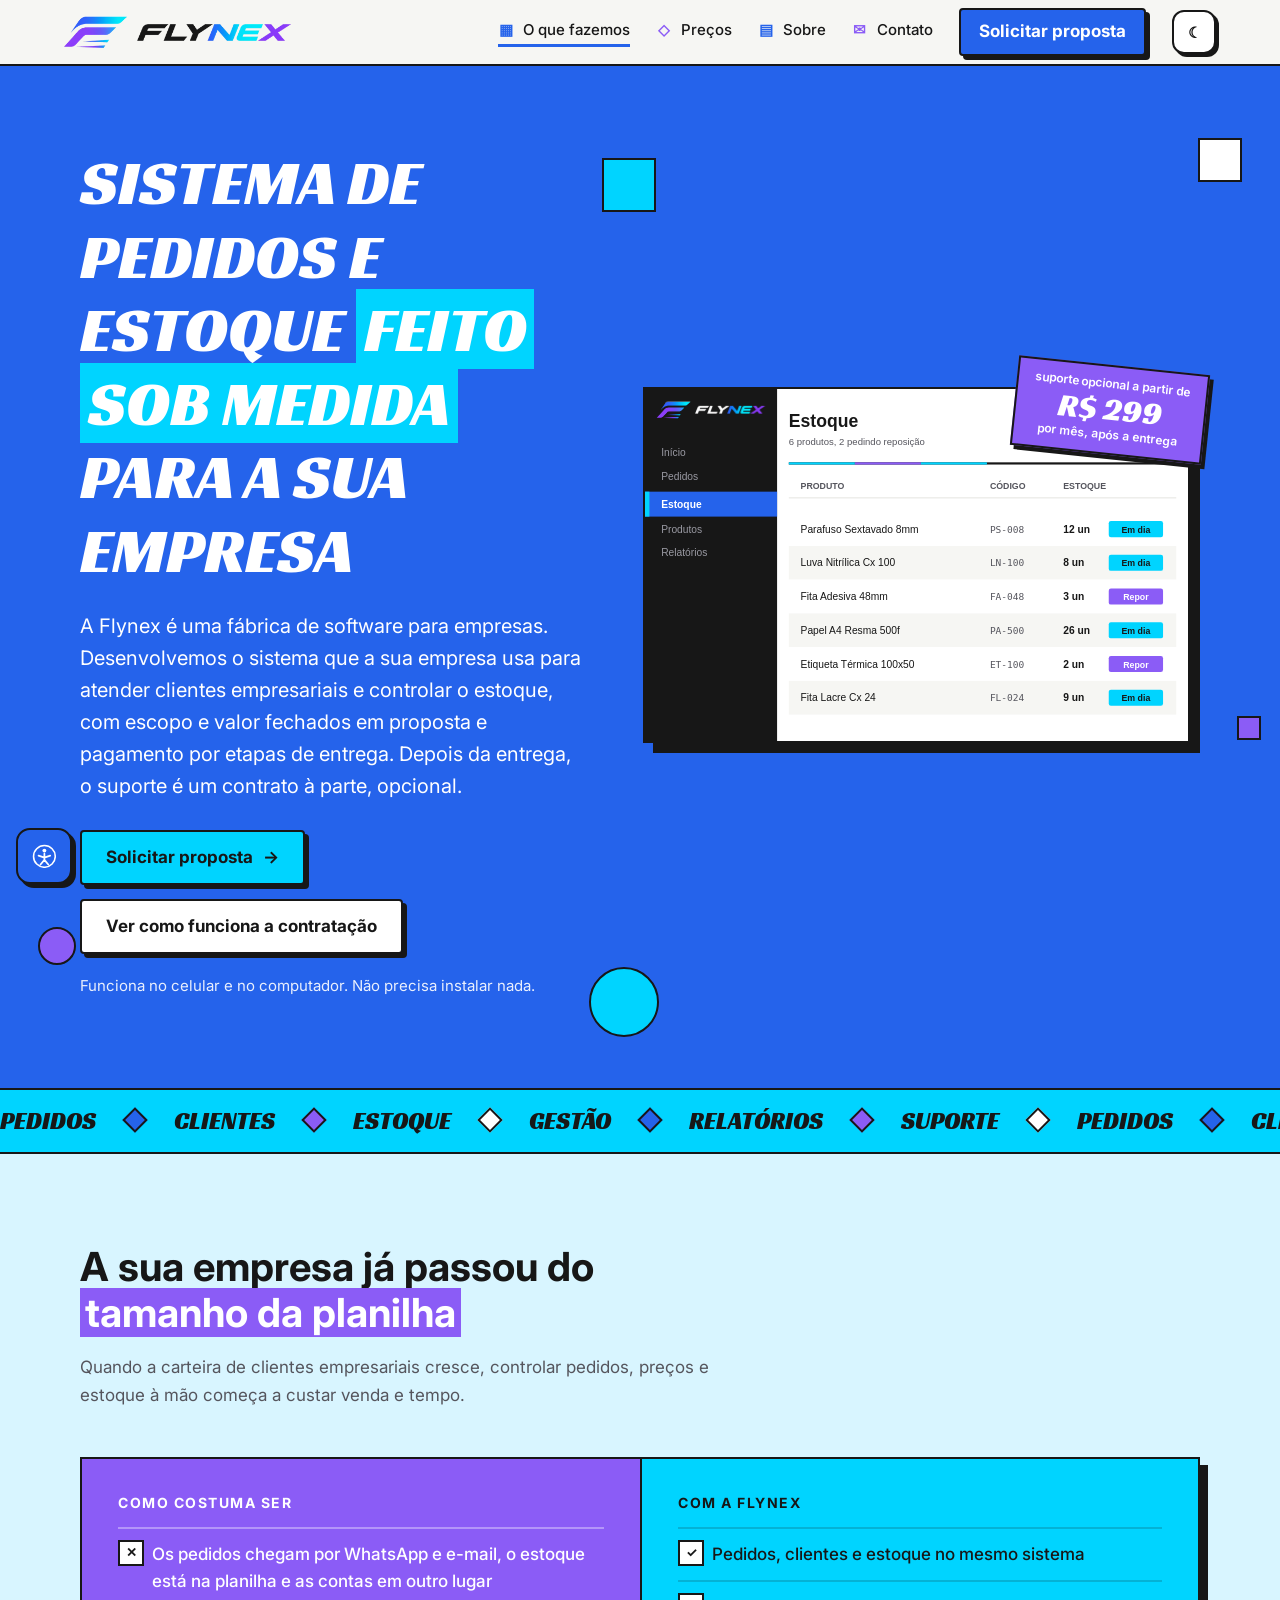
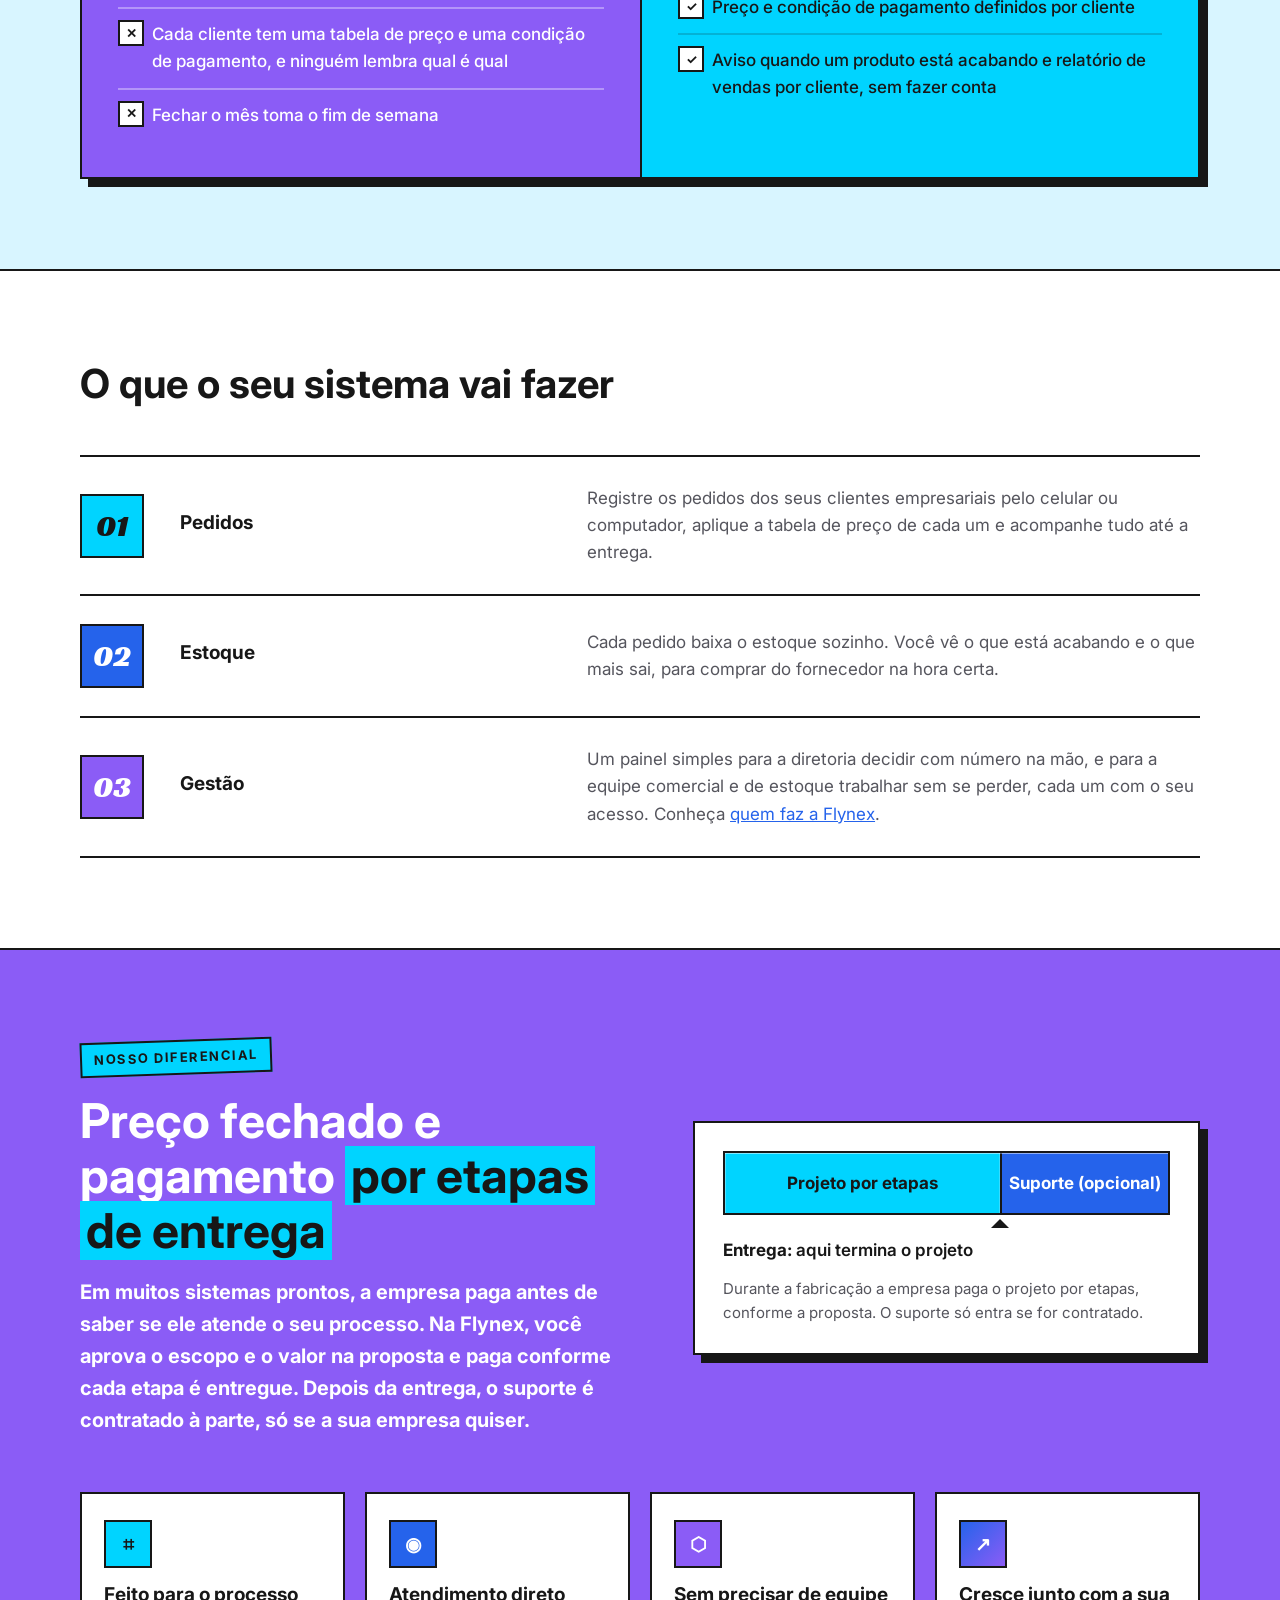
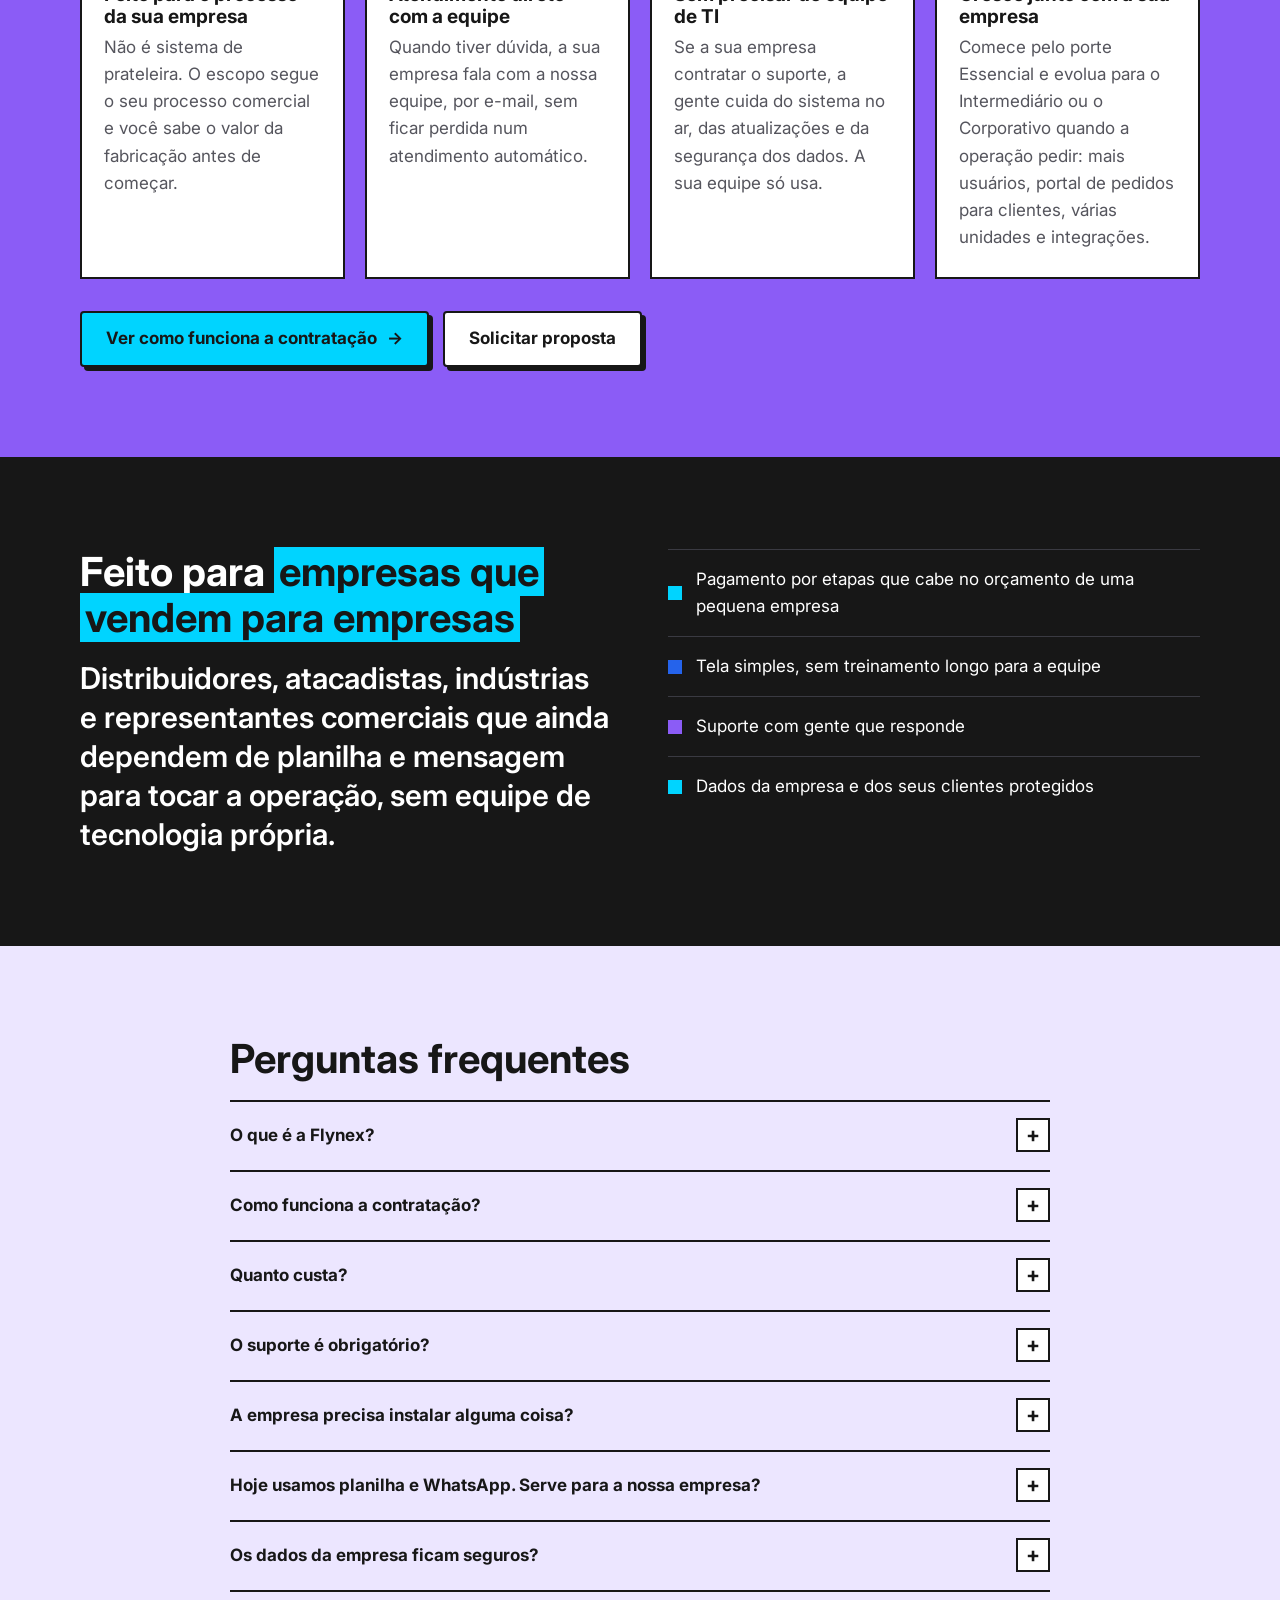
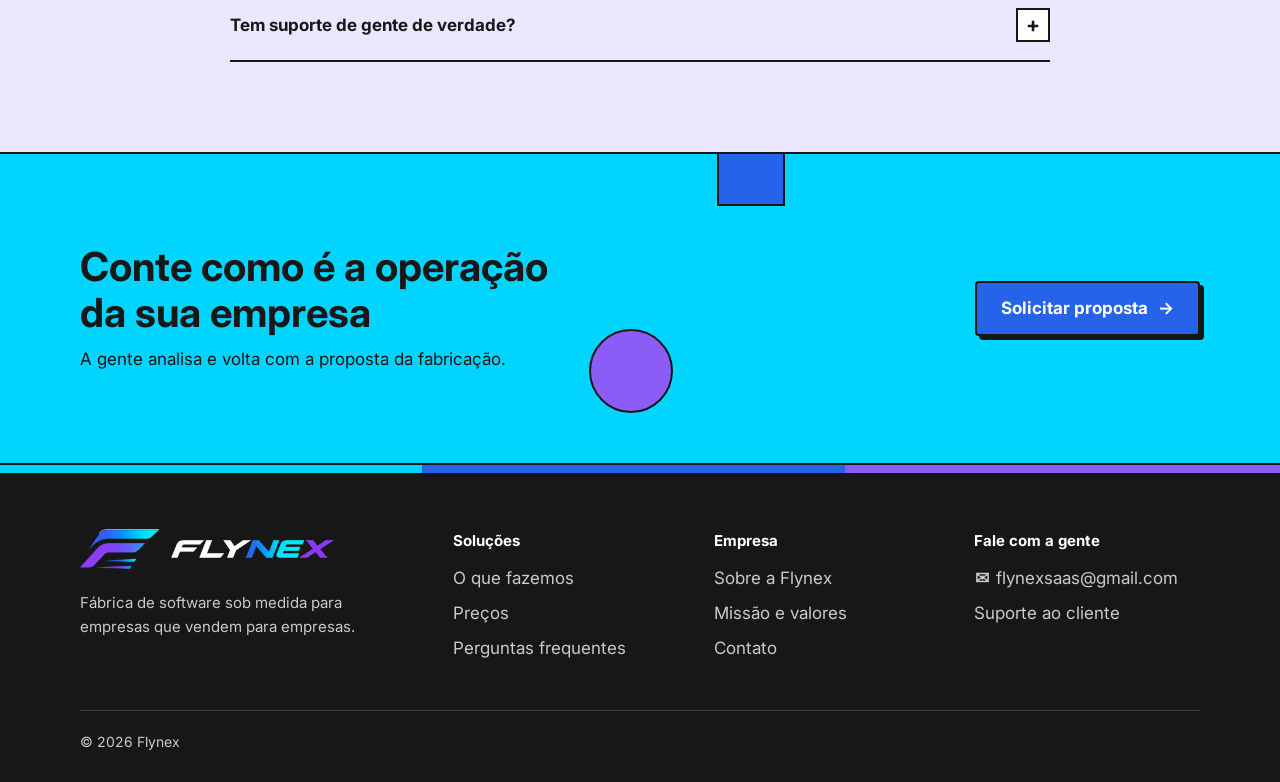
<file: index.html>
<!doctype html>
<html lang="pt-BR">
  <head>
    <meta charset="UTF-8" />
    <link rel="preconnect" href="https://fonts.googleapis.com" />
    <link rel="preconnect" href="https://fonts.gstatic.com" crossorigin />
    <link href="https://fonts.googleapis.com/css2?family=Inter:wght@400;500;600;700&family=Racing+Sans+One&display=swap" rel="stylesheet" />
    <meta name="viewport" content="width=device-width, initial-scale=1.0" />
    <title>Flynex | Software sob medida para empresas: pedidos e estoque</title>
    <meta name="theme-color" content="#2563EB" />
    <link rel="stylesheet" href="CSS/icons-local.css" />
    <link rel="stylesheet" href="CSS/style.css" />
    <link rel="stylesheet" href="CSS/acessibilidade.css" />
    <link rel="stylesheet" href="CSS/tema.css" />
    <script>
      document.documentElement.classList.add("js");
    </script>
    <script src="JS/tema.js"></script>
    <script src="JS/acessibilidade.js"></script>
  </head>

  <body>
    <div class="progress" id="progress"></div>
    <header>
      <a class="logo" href="index.html" aria-label="Flynex, página inicial"
        ><img
          class="logo-mark logo-mark-claro"
          src="IMG/logo-simbolo.png"
          alt=""
          width="63"
          height="32" /><img
          class="logo-mark logo-mark-escuro"
          src="IMG/logo-simbolo-escuro.png"
          alt=""
          width="86"
          height="32" /><img
          class="logo-word logo-word-claro"
          src="IMG/logotipo-claro.png"
          alt="Flynex"
          width="150"
          height="17" /><img
          class="logo-word logo-word-escuro"
          src="IMG/logotipo-escuro.png"
          alt="Flynex"
          width="150"
          height="17"
      /></a>
      <button class="burger" id="burger">
        <span></span><span></span><span></span>
      </button>
      <nav id="menu">
        <a href="index.html#solucoes" class="ativo"
          ><i class="fas fa-layer-group"></i> O que fazemos</a
        >
        <a href="precos.html"><i class="fas fa-tags"></i> Preços</a>
        <a href="sobre.html"><i class="fas fa-building"></i> Sobre</a>
        <a href="contato.html"><i class="fas fa-envelope"></i> Contato</a>
        <a class="btn btn-primary btn-sm" href="contato.html?assunto=proposta"
          >Solicitar proposta</a
        >
      </nav>
    </header>

    <main id="conteudo">
      <section class="hero">
        <div class="shapes">
          <span></span><span></span><span></span><span></span><span></span>
        </div>
        <div class="container hero-grid">
          <div class="hero-txt">
            <h1>
              Sistema de pedidos e estoque
              <span class="hl">feito sob medida</span> para a sua empresa
            </h1>
            <p class="lead">
              A Flynex é uma fábrica de software para empresas. Desenvolvemos o
              sistema que a sua empresa usa para atender clientes empresariais e
              controlar o estoque, com escopo e valor fechados em proposta e
              pagamento por etapas de entrega. Depois da entrega, o suporte é um
              contrato à parte, opcional.
            </p>
            <div class="cta-row">
              <a
                class="btn btn-cyan btn-go"
                href="contato.html?assunto=proposta"
                >Solicitar proposta</a
              >
              <a class="btn" href="precos.html"
                >Ver como funciona a contratação</a
              >
            </div>
            <p class="fine">
              Funciona no celular e no computador. Não precisa instalar nada.
            </p>
          </div>
          <div class="shot-wrap">
            <div class="sticker">
              <small>suporte opcional a partir de</small><strong>R$ 299</strong
              ><small>por mês, após a entrega</small>
            </div>
            <img
              class="shot"
              src="IMG/tela-estoque.svg"
              alt="Tela de estoque da Flynex com lista de produtos, quantidades e aviso de reposição"
            />
          </div>
        </div>
      </section>

      <div class="strip">
        <div class="strip-track">
          <span>Pedidos</span><span>Clientes</span><span>Estoque</span
          ><span>Gestão</span><span>Relatórios</span><span>Suporte</span>
          <span>Pedidos</span><span>Clientes</span><span>Estoque</span
          ><span>Gestão</span><span>Relatórios</span><span>Suporte</span>
        </div>
      </div>

      <section class="block bg-sky">
        <div class="container">
          <div class="intro reveal">
            <h2>
              A sua empresa já passou do
              <span class="hl hl-purple">tamanho da planilha</span>
            </h2>
            <p>
              Quando a carteira de clientes empresariais cresce, controlar
              pedidos, preços e estoque à mão começa a custar venda e tempo.
            </p>
          </div>
          <div class="vs reveal">
            <div class="antes">
              <h3>Como costuma ser</h3>
              <ul>
                <li>
                  Os pedidos chegam por WhatsApp e e-mail, o estoque está na
                  planilha e as contas em outro lugar
                </li>
                <li>
                  Cada cliente tem uma tabela de preço e uma condição de
                  pagamento, e ninguém lembra qual é qual
                </li>
                <li>Fechar o mês toma o fim de semana</li>
              </ul>
            </div>
            <div class="depois">
              <h3>Com a Flynex</h3>
              <ul>
                <li>Pedidos, clientes e estoque no mesmo sistema</li>
                <li>Preço e condição de pagamento definidos por cliente</li>
                <li>
                  Aviso quando um produto está acabando e relatório de vendas
                  por cliente, sem fazer conta
                </li>
              </ul>
            </div>
          </div>
        </div>
      </section>

      <section class="block bg-white" id="solucoes">
        <div class="container">
          <div class="intro reveal">
            <h2>O que o seu sistema vai fazer</h2>
          </div>
          <div class="rows">
            <div class="row reveal">
              <span class="n">01</span>
              <h3>Pedidos</h3>
              <p>
                Registre os pedidos dos seus clientes empresariais pelo celular
                ou computador, aplique a tabela de preço de cada um e acompanhe
                tudo até a entrega.
              </p>
            </div>
            <div class="row reveal">
              <span class="n">02</span>
              <h3>Estoque</h3>
              <p>
                Cada pedido baixa o estoque sozinho. Você vê o que está acabando
                e o que mais sai, para comprar do fornecedor na hora certa.
              </p>
            </div>
            <div class="row reveal">
              <span class="n">03</span>
              <h3>Gestão</h3>
              <p>
                Um painel simples para a diretoria decidir com número na mão, e
                para a equipe comercial e de estoque trabalhar sem se perder,
                cada um com o seu acesso. Conheça
                <a href="sobre.html">quem faz a Flynex</a>.
              </p>
            </div>
          </div>
        </div>
      </section>

      <section class="block bg-purple" id="diferencial">
        <div class="container">
          <div class="diff-top">
            <div class="reveal">
              <span class="kicker">Nosso diferencial</span>
              <h2>
                Preço fechado e pagamento
                <span class="hl">por etapas de entrega</span>
              </h2>
              <p class="diff-lead">
                Em muitos sistemas prontos, a empresa paga antes de saber se ele
                atende o seu processo. Na Flynex, você aprova o escopo e o valor
                na proposta e paga conforme cada etapa é entregue. Depois da
                entrega, o suporte é contratado à parte, só se a sua empresa
                quiser.
              </p>
            </div>
            <div class="timeline reveal">
              <div class="tl-bar">
                <div class="tl-a"><span>Projeto por etapas</span></div>
                <div class="tl-b"><span>Suporte (opcional)</span></div>
              </div>
              <p class="tl-flag">
                <strong>Entrega:</strong> aqui termina o projeto
              </p>
              <p class="tl-sub">
                Durante a fabricação a empresa paga o projeto por etapas,
                conforme a proposta. O suporte só entra se for contratado.
              </p>
            </div>
          </div>
          <div class="diff-cards">
            <article class="reveal">
              <i class="fas fa-ruler-combined"></i>
              <h3>Feito para o processo da sua empresa</h3>
              <p>
                Não é sistema de prateleira. O escopo segue o seu processo
                comercial e você sabe o valor da fabricação antes de começar.
              </p>
            </article>
            <article class="reveal">
              <i class="fas fa-headset"></i>
              <h3>Atendimento direto com a equipe</h3>
              <p>
                Quando tiver dúvida, a sua empresa fala com a nossa equipe, por
                e-mail, sem ficar perdida num atendimento automático.
              </p>
            </article>
            <article class="reveal">
              <i class="fas fa-shield-halved"></i>
              <h3>Sem precisar de equipe de TI</h3>
              <p>
                Se a sua empresa contratar o suporte, a gente cuida do sistema
                no ar, das atualizações e da segurança dos dados. A sua equipe
                só usa.
              </p>
            </article>
            <article class="reveal">
              <i class="fas fa-chart-line"></i>
              <h3>Cresce junto com a sua empresa</h3>
              <p>
                Comece pelo porte Essencial e evolua para o Intermediário ou o
                Corporativo quando a operação pedir: mais usuários, portal de
                pedidos para clientes, várias unidades e integrações.
              </p>
            </article>
          </div>
          <div class="diff-cta reveal">
            <a class="btn btn-cyan btn-go" href="precos.html"
              >Ver como funciona a contratação</a
            ><a class="btn" href="contato.html?assunto=proposta"
              >Solicitar proposta</a
            >
          </div>
        </div>
      </section>

      <section class="block dark">
        <div class="container split">
          <div class="reveal">
            <h2>
              Feito para
              <span class="hl">empresas que vendem para empresas</span>
            </h2>
            <p class="big">
              Distribuidores, atacadistas, indústrias e representantes
              comerciais que ainda dependem de planilha e mensagem para tocar a
              operação, sem equipe de tecnologia própria.
            </p>
          </div>
          <ul class="checks reveal">
            <li>
              Pagamento por etapas que cabe no orçamento de uma pequena empresa
            </li>
            <li>Tela simples, sem treinamento longo para a equipe</li>
            <li>Suporte com gente que responde</li>
            <li>Dados da empresa e dos seus clientes protegidos</li>
          </ul>
        </div>
      </section>

      <section class="block bg-lilac" id="perguntas">
        <div class="container perguntas">
          <h2 class="reveal">Perguntas frequentes</h2>
          <details class="reveal">
            <summary>O que é a Flynex?</summary>
            <p>
              É uma fábrica de software para empresas. A gente constrói o
              sistema de pedidos e estoque sob medida para a operação da sua
              empresa e entrega pronto. Depois, se a empresa quiser, seguimos
              cuidando dele com um contrato de suporte. A sua equipe usa pelo
              navegador ou pelo celular.
            </p>
          </details>
          <details class="reveal">
            <summary>Como funciona a contratação?</summary>
            <p>
              A sua empresa envia a solicitação de proposta e conta como a
              operação funciona hoje. A gente analisa e responde por e-mail com
              a proposta, com o escopo e o valor da fabricação. Aprovada a
              proposta, começamos a fabricação.
            </p>
          </details>
          <details class="reveal">
            <summary>Quanto custa?</summary>
            <p>
              São duas partes. O projeto de fabricação, cujo valor depende do
              porte e vem fechado na proposta, pago por etapas, e o contrato de
              suporte, opcional, a partir de R$ 299 por mês, que só começa
              depois da entrega.
            </p>
          </details>
          <details class="reveal">
            <summary>O suporte é obrigatório?</summary>
            <p>
              Não. Depois da entrega, a sua empresa decide se contrata o
              suporte. Se contratar, a cobrança mensal começa a partir da
              entrega do software pronto.
            </p>
          </details>
          <details class="reveal">
            <summary>A empresa precisa instalar alguma coisa?</summary>
            <p>
              Não. A equipe acessa pelo navegador do computador ou do celular.
              As atualizações ficam por nossa conta e você não precisa de
              ninguém de TI.
            </p>
          </details>
          <details class="reveal">
            <summary>
              Hoje usamos planilha e WhatsApp. Serve para a nossa empresa?
            </summary>
            <p>
              Foi feito para esse caso. A ideia é parar de conferir estoque e
              preço na mão e ter clientes, produtos e pedidos no mesmo lugar.
            </p>
          </details>
          <details class="reveal">
            <summary>Os dados da empresa ficam seguros?</summary>
            <p>
              A conexão é protegida por HTTPS e os dados só ficam acessíveis
              para quem a sua empresa autorizar.
            </p>
          </details>
          <details class="reveal">
            <summary>Tem suporte de gente de verdade?</summary>
            <p>
              Tem. A sua empresa fala com a nossa equipe por e-mail, inclusive
              para tirar dúvidas no dia a dia.
            </p>
          </details>
        </div>
      </section>

      <section class="block cta bg-cyan">
        <div class="container wrap reveal">
          <div>
            <h2>Conte como é a operação da sua empresa</h2>
            <p>A gente analisa e volta com a proposta da fabricação.</p>
          </div>
          <a class="btn btn-primary btn-go" href="contato.html?assunto=proposta"
            >Solicitar proposta</a
          >
        </div>
      </section>
    </main>

    <footer>
      <div class="container">
        <div class="fgrid">
          <div>
            <a
              class="flogo"
              href="index.html"
              aria-label="Flynex, página inicial"
              ><img
                class="logo-mark logo-mark-claro"
                src="IMG/logo-simbolo.png"
                alt=""
                width="79"
                height="40"
                loading="lazy" /><img
                class="logo-mark logo-mark-escuro"
                src="IMG/logo-simbolo-escuro.png"
                alt=""
                width="108"
                height="40"
                loading="lazy" /><img
                class="logo-word"
                src="IMG/logotipo-escuro.png"
                alt="Flynex"
                width="160"
                height="18"
                loading="lazy"
            /></a>
            <p>
              Fábrica de software sob medida para empresas que vendem para
              empresas.
            </p>
          </div>
          <div>
            <p class="ft">Soluções</p>
            <ul>
              <li><a href="index.html#solucoes">O que fazemos</a></li>
              <li><a href="precos.html">Preços</a></li>
              <li><a href="index.html#perguntas">Perguntas frequentes</a></li>
            </ul>
          </div>
          <div>
            <p class="ft">Empresa</p>
            <ul>
              <li><a href="sobre.html">Sobre a Flynex</a></li>
              <li><a href="sobre.html#valores">Missão e valores</a></li>
              <li><a href="contato.html">Contato</a></li>
            </ul>
          </div>
          <div>
            <p class="ft">Fale com a gente</p>
            <ul>
              <li>
                <a href="mailto:flynexsaas@gmail.com"
                  ><i class="fas fa-envelope"></i> flynexsaas@gmail.com</a
                >
              </li>
              <li>
                <a href="contato.html?assunto=suporte">Suporte ao cliente</a>
              </li>
            </ul>
          </div>
        </div>
        <p class="copy">&copy; 2026 Flynex</p>
      </div>
    </footer>

    <script src="JS/main.js"></script>
  </body>
</html>
</file>
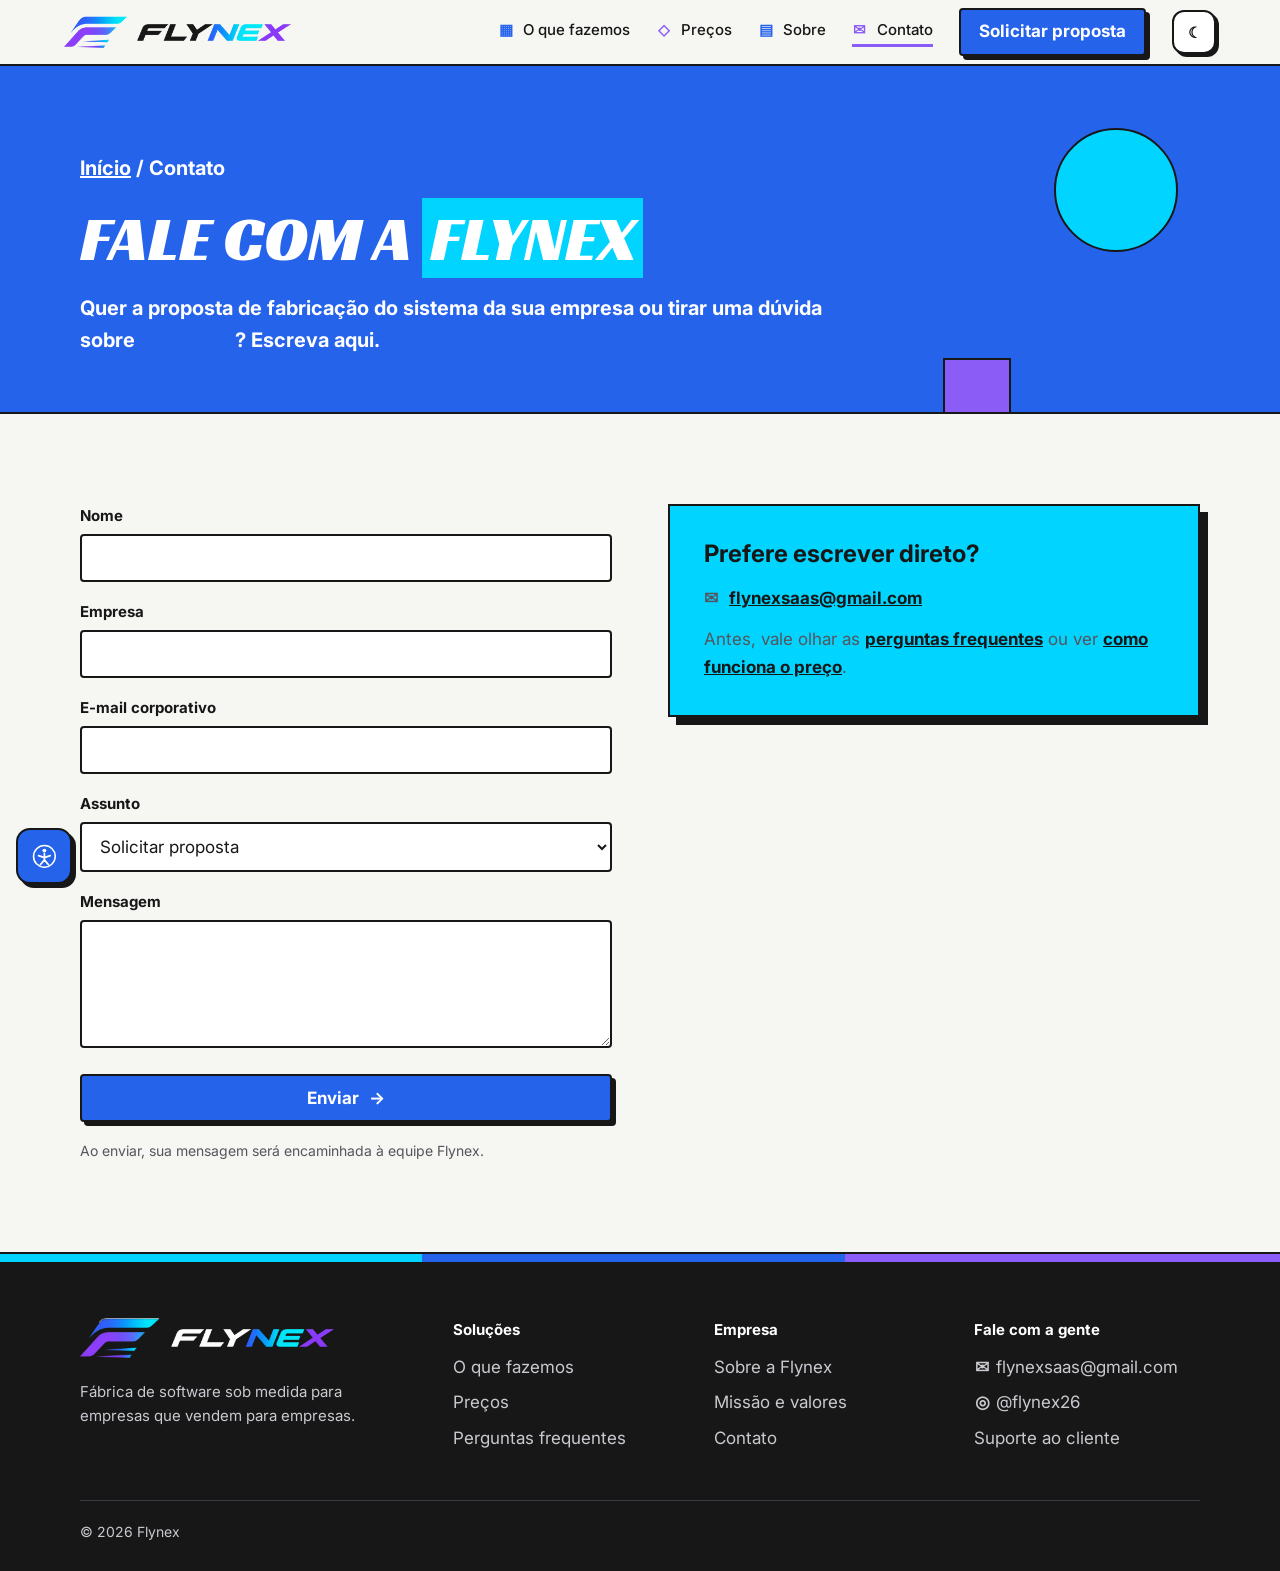
<file: contato.html>
<!doctype html>
<html lang="pt-BR">
  <head>
    <meta charset="UTF-8" />
    <link rel="preconnect" href="https://fonts.googleapis.com" />
    <link rel="preconnect" href="https://fonts.gstatic.com" crossorigin />
    <link href="https://fonts.googleapis.com/css2?family=Inter:wght@400;500;600;700&family=Racing+Sans+One&display=swap" rel="stylesheet" />
    <meta name="viewport" content="width=device-width, initial-scale=1.0" />
    <title>Contato | Flynex - Solicite sua proposta</title>
    <meta name="theme-color" content="#2563EB" />
    <link rel="stylesheet" href="CSS/icons-local.css" />
    <link rel="stylesheet" href="CSS/style.css" />
    <link rel="stylesheet" href="CSS/acessibilidade.css" />
    <link rel="stylesheet" href="CSS/tema.css" />
    <script>
      document.documentElement.classList.add("js");
    </script>
    <script src="JS/tema.js"></script>
    <script src="JS/acessibilidade.js"></script>
  </head>

  <body>
    <div class="progress" id="progress"></div>
    <header>
      <a class="logo" href="index.html" aria-label="Flynex, página inicial"
        ><img
          class="logo-mark logo-mark-claro"
          src="IMG/logo-simbolo.png"
          alt=""
          width="63"
          height="32" /><img
          class="logo-mark logo-mark-escuro"
          src="IMG/logo-simbolo-escuro.png"
          alt=""
          width="86"
          height="32" /><img
          class="logo-word logo-word-claro"
          src="IMG/logotipo-claro.png"
          alt="Flynex"
          width="150"
          height="17" /><img
          class="logo-word logo-word-escuro"
          src="IMG/logotipo-escuro.png"
          alt="Flynex"
          width="150"
          height="17"
      /></a>
      <button class="burger" id="burger">
        <span></span><span></span><span></span>
      </button>
      <nav id="menu">
        <a href="index.html#solucoes"
          ><i class="fas fa-layer-group"></i> O que fazemos</a
        >
        <a href="precos.html"><i class="fas fa-tags"></i> Preços</a>
        <a href="sobre.html"><i class="fas fa-building"></i> Sobre</a>
        <a href="contato.html" class="ativo"
          ><i class="fas fa-envelope"></i> Contato</a
        >
        <a class="btn btn-primary btn-sm" href="contato.html?assunto=proposta"
          >Solicitar proposta</a
        >
      </nav>
    </header>

    <main id="conteudo">
      <section class="page-hero bg-blue">
        <div class="container">
          <p class="crumbs"><a href="index.html">Início</a> / Contato</p>
          <h1>Fale com a <span class="hl">Flynex</span></h1>
          <p>
            Quer a proposta de fabricação do sistema da sua empresa ou tirar uma
            dúvida sobre <a href="precos.html">os preços</a>? Escreva aqui.
          </p>
        </div>
      </section>

      <section class="block">
        <div class="container two">
          <form
            id="formContato"
            class="reveal"
            action="https://api.web3forms.com/submit"
            method="POST"
          >
            <input type="hidden" name="access_key" value="5c25fbb5-9828-4c92-929b-3ad35c8cd00c" />
            <input
              type="hidden"
              name="subject"
              value="Nova solicitação de proposta - Flynex"
            />
            <input
              type="checkbox"
              name="botcheck"
              style="display: none"
              tabindex="-1"
              autocomplete="off"
            />
            <div>
              <label for="nome">Nome</label
              ><input id="nome" name="nome" required autocomplete="name" />
            </div>
            <div>
              <label for="empresa">Empresa</label
              ><input
                id="empresa"
                name="empresa"
                required
                autocomplete="organization"
              />
            </div>
            <div>
              <label for="email">E-mail corporativo</label
              ><input
                id="email"
                name="email"
                type="email"
                required
                autocomplete="email"
              />
            </div>
            <div>
              <label for="assunto">Assunto</label
              ><select id="assunto" name="assunto">
                <option>Solicitar proposta</option>
                <option>Dúvida sobre preços</option>
                <option>Suporte ao cliente</option>
                <option>Outro assunto</option>
              </select>
            </div>
            <div>
              <label for="mensagem">Mensagem</label
              ><textarea
                id="mensagem"
                name="mensagem"
                rows="5"
                required
              ></textarea>
            </div>
            <button class="btn btn-primary btn-go" type="submit">Enviar</button>
            <p class="note">
              Ao enviar, sua mensagem será encaminhada à equipe Flynex.
            </p>
          </form>
          <div class="side reveal">
            <h2>Prefere escrever direto?</h2>
            <p>
              <i class="fas fa-envelope"></i
              ><a href="mailto:flynexsaas@gmail.com">flynexsaas@gmail.com</a>
            </p>
            <p>
              Antes, vale olhar as
              <a href="index.html#perguntas">perguntas frequentes</a> ou ver
              <a href="precos.html">como funciona o preço</a>.
            </p>
          </div>
        </div>
      </section>
    </main>

    <footer>
      <div class="container">
        <div class="fgrid">
          <div>
            <a
              class="flogo"
              href="index.html"
              aria-label="Flynex, página inicial"
              ><img
                class="logo-mark logo-mark-claro"
                src="IMG/logo-simbolo.png"
                alt=""
                width="79"
                height="40"
                loading="lazy" /><img
                class="logo-mark logo-mark-escuro"
                src="IMG/logo-simbolo-escuro.png"
                alt=""
                width="108"
                height="40"
                loading="lazy" /><img
                class="logo-word"
                src="IMG/logotipo-escuro.png"
                alt="Flynex"
                width="160"
                height="18"
                loading="lazy"
            /></a>
            <p>
              Fábrica de software sob medida para empresas que vendem para
              empresas.
            </p>
          </div>
          <div>
            <p class="ft">Soluções</p>
            <ul>
              <li><a href="index.html#solucoes">O que fazemos</a></li>
              <li><a href="precos.html">Preços</a></li>
              <li><a href="index.html#perguntas">Perguntas frequentes</a></li>
            </ul>
          </div>
          <div>
            <p class="ft">Empresa</p>
            <ul>
              <li><a href="sobre.html">Sobre a Flynex</a></li>
              <li><a href="sobre.html#valores">Missão e valores</a></li>
              <li><a href="contato.html">Contato</a></li>
            </ul>
          </div>
          <div>
            <p class="ft">Fale com a gente</p>
            <ul>
              <li>
                <a href="mailto:flynexsaas@gmail.com"
                  ><i class="fas fa-envelope"></i> flynexsaas@gmail.com</a
                >
              </li>
              <li>
                <a href="https://www.instagram.com/flynex26/"
                  target="_blank" rel="noopener noreferrer"
                >
                  <i class="fab fa-instagram"></i> @flynex26
                </a>
              </li>
              <li>
                <a href="contato.html?assunto=suporte">Suporte ao cliente</a>
              </li>
            </ul>
          </div>
        </div>
        <p class="copy">&copy; 2026 Flynex</p>
      </div>
    </footer>

    <script src="JS/main.js"></script>
  </body>
</html>
</file>
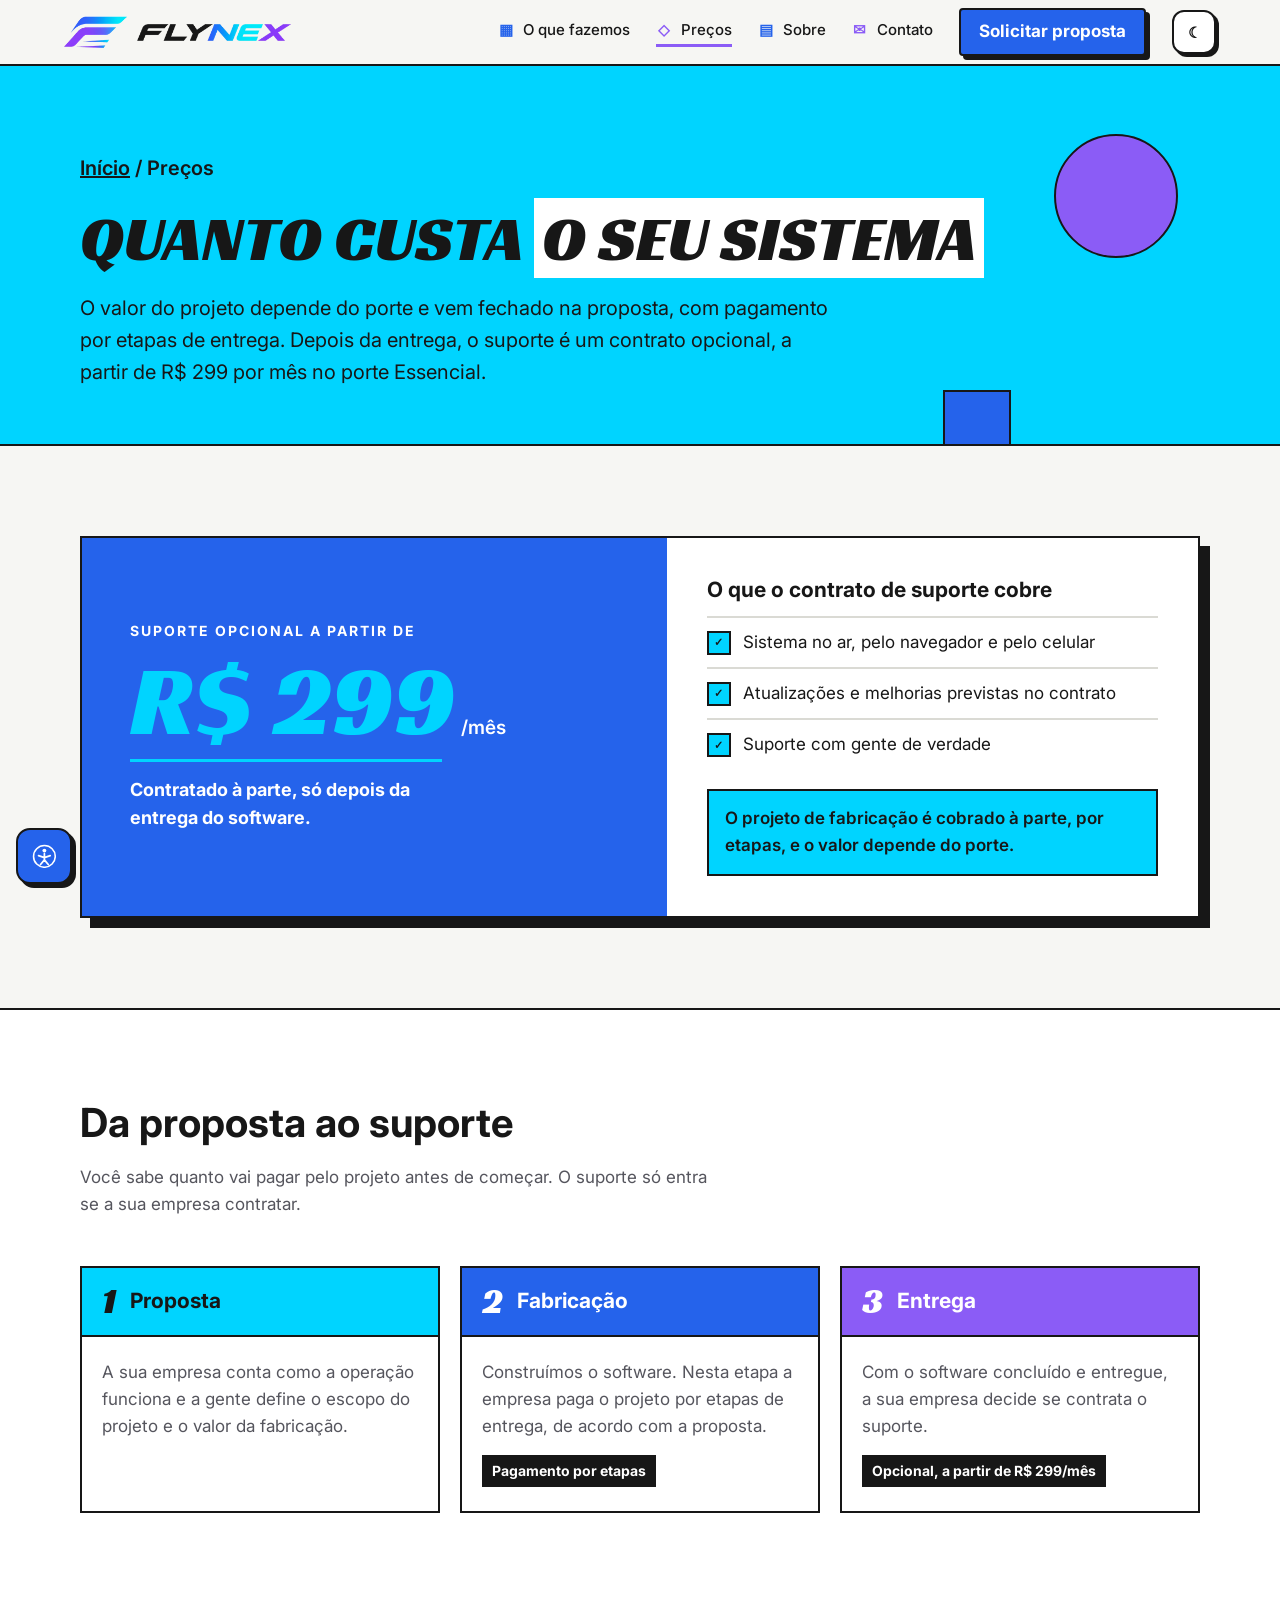
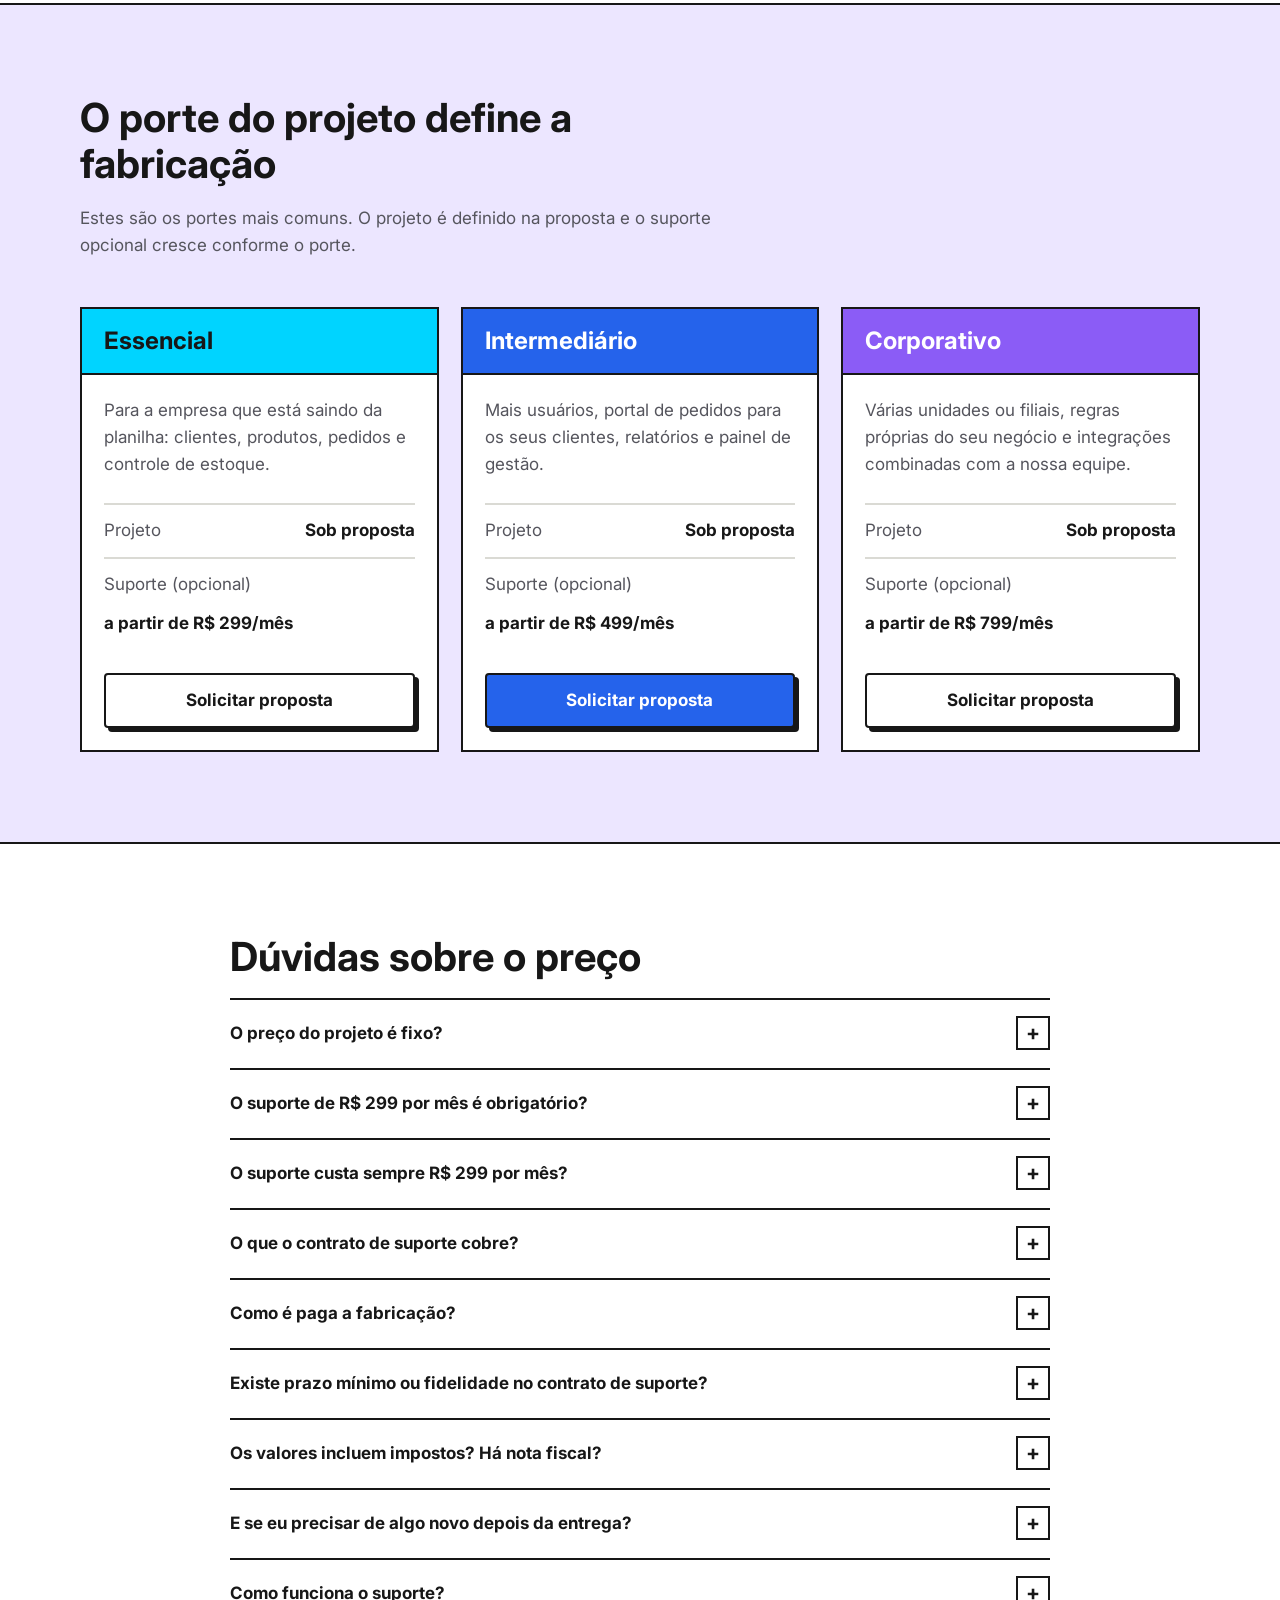
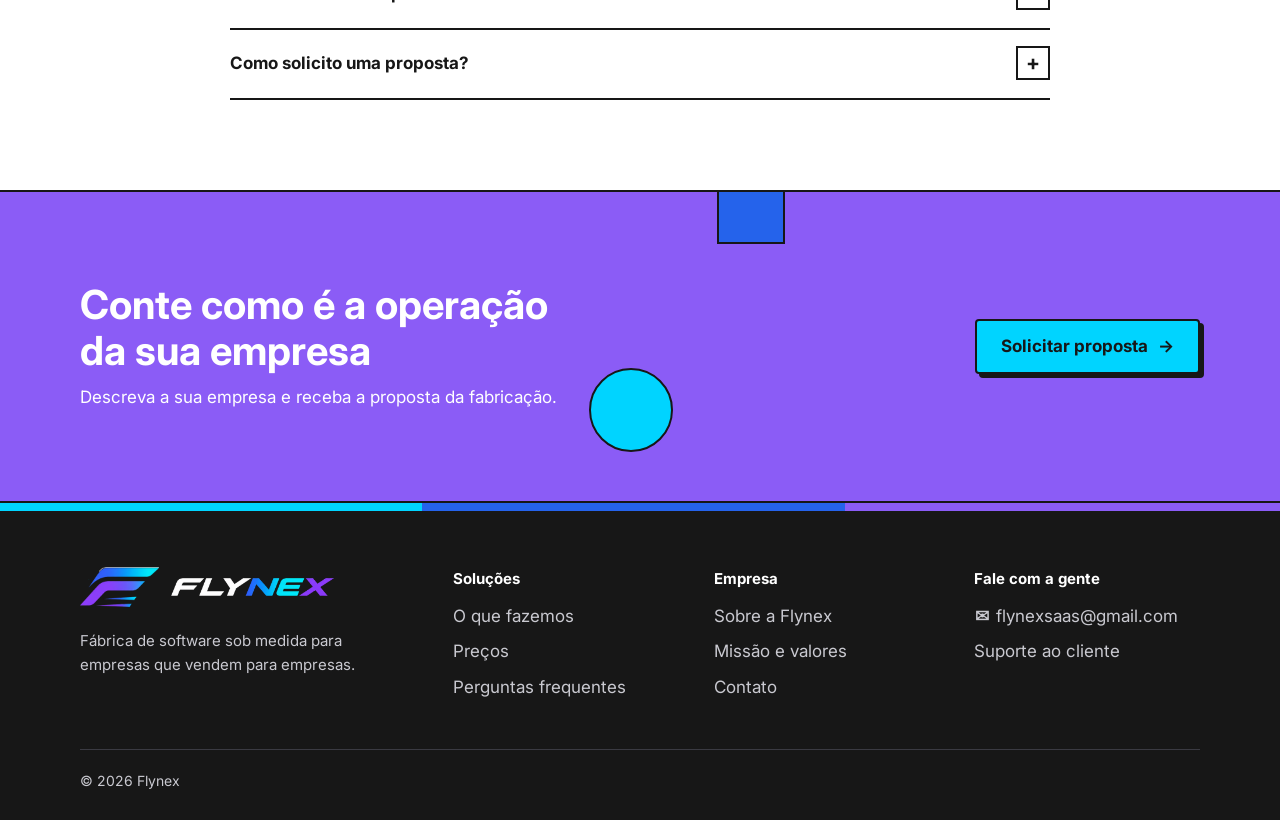
<file: precos.html>
<!doctype html>
<html lang="pt-BR">
  <head>
    <meta charset="UTF-8" />
    <link rel="preconnect" href="https://fonts.googleapis.com" />
    <link rel="preconnect" href="https://fonts.gstatic.com" crossorigin />
    <link href="https://fonts.googleapis.com/css2?family=Inter:wght@400;500;600;700&family=Racing+Sans+One&display=swap" rel="stylesheet" />
    <meta name="viewport" content="width=device-width, initial-scale=1.0" />
    <title>
      Preços | Flynex - Projeto sob proposta e suporte opcional a partir de R$
      299/mês
    </title>
    <meta name="theme-color" content="#2563EB" />
    <link rel="stylesheet" href="CSS/icons-local.css" />
    <link rel="stylesheet" href="CSS/style.css" />
    <link rel="stylesheet" href="CSS/acessibilidade.css" />
    <link rel="stylesheet" href="CSS/tema.css" />
    <script>
      document.documentElement.classList.add("js");
    </script>
    <script src="JS/tema.js"></script>
    <script src="JS/acessibilidade.js"></script>
  </head>

  <body>
    <div class="progress" id="progress"></div>
    <header>
      <a class="logo" href="index.html" aria-label="Flynex, página inicial"
        ><img
          class="logo-mark logo-mark-claro"
          src="IMG/logo-simbolo.png"
          alt=""
          width="63"
          height="32" /><img
          class="logo-mark logo-mark-escuro"
          src="IMG/logo-simbolo-escuro.png"
          alt=""
          width="86"
          height="32" /><img
          class="logo-word logo-word-claro"
          src="IMG/logotipo-claro.png"
          alt="Flynex"
          width="150"
          height="17" /><img
          class="logo-word logo-word-escuro"
          src="IMG/logotipo-escuro.png"
          alt="Flynex"
          width="150"
          height="17"
      /></a>
      <button class="burger" id="burger">
        <span></span><span></span><span></span>
      </button>
      <nav id="menu">
        <a href="index.html#solucoes"
          ><i class="fas fa-layer-group"></i> O que fazemos</a
        >
        <a href="precos.html" class="ativo"
          ><i class="fas fa-tags"></i> Preços</a
        >
        <a href="sobre.html"><i class="fas fa-building"></i> Sobre</a>
        <a href="contato.html"><i class="fas fa-envelope"></i> Contato</a>
        <a class="btn btn-primary btn-sm" href="contato.html?assunto=proposta"
          >Solicitar proposta</a
        >
      </nav>
    </header>

    <main id="conteudo">
      <section class="page-hero bg-cyan">
        <div class="container">
          <p class="crumbs"><a href="index.html">Início</a> / Preços</p>
          <h1>Quanto custa <span class="hl hl-white">o seu sistema</span></h1>
          <p>
            O valor do projeto depende do porte e vem fechado na proposta, com
            pagamento por etapas de entrega. Depois da entrega, o suporte é um
            contrato opcional, a partir de R$ 299 por mês no porte Essencial.
          </p>
        </div>
      </section>

      <section class="block">
        <div class="container">
          <div class="pricebox reveal">
            <div class="pricebox-main">
              <p class="from">Suporte opcional a partir de</p>
              <p class="amount">
                R$ <span data-count="299">299</span><small>/mês</small>
              </p>
              <p class="when">
                Contratado à parte, só depois da entrega do software.
              </p>
            </div>
            <div class="pricebox-side">
              <h2>O que o contrato de suporte cobre</h2>
              <ul>
                <li>
                  <i class="fas fa-check"></i>Sistema no ar, pelo navegador e
                  pelo celular
                </li>
                <li>
                  <i class="fas fa-check"></i>Atualizações e melhorias previstas
                  no contrato
                </li>
                <li>
                  <i class="fas fa-check"></i>Suporte com gente de verdade
                </li>
              </ul>
              <p class="warn">
                O projeto de fabricação é cobrado à parte, por etapas, e o valor
                depende do porte.
              </p>
            </div>
          </div>
        </div>
      </section>

      <section class="block bg-white">
        <div class="container">
          <div class="intro reveal">
            <h2>Da proposta ao suporte</h2>
            <p>
              Você sabe quanto vai pagar pelo projeto antes de começar. O
              suporte só entra se a sua empresa contratar.
            </p>
          </div>
          <ol class="flow">
            <li class="reveal">
              <div class="head">
                <b>1</b>
                <h3>Proposta</h3>
              </div>
              <div class="body">
                <p>
                  A sua empresa conta como a operação funciona e a gente define
                  o escopo do projeto e o valor da fabricação.
                </p>
              </div>
            </li>
            <li class="reveal">
              <div class="head">
                <b>2</b>
                <h3>Fabricação</h3>
              </div>
              <div class="body">
                <p>
                  Construímos o software. Nesta etapa a empresa paga o projeto
                  por etapas de entrega, de acordo com a proposta.
                </p>
                <span class="tag">Pagamento por etapas</span>
              </div>
            </li>
            <li class="reveal">
              <div class="head">
                <b>3</b>
                <h3>Entrega</h3>
              </div>
              <div class="body">
                <p>
                  Com o software concluído e entregue, a sua empresa decide se
                  contrata o suporte.
                </p>
                <span class="tag">Opcional, a partir de R$ 299/mês</span>
              </div>
            </li>
          </ol>
        </div>
      </section>

      <section class="block bg-lilac">
        <div class="container">
          <div class="intro reveal">
            <h2>O porte do projeto define a fabricação</h2>
            <p>
              Estes são os portes mais comuns. O projeto é definido na proposta
              e o suporte opcional cresce conforme o porte.
            </p>
          </div>
          <div class="sizes">
            <article class="size reveal">
              <div class="size-head">
                <h3>Essencial</h3>
              </div>
              <div class="size-body">
                <p>
                  Para a empresa que está saindo da planilha: clientes,
                  produtos, pedidos e controle de estoque.
                </p>
                <dl>
                  <div>
                    <dt>Projeto</dt>
                    <dd>Sob proposta</dd>
                  </div>
                  <div>
                    <dt>Suporte (opcional)</dt>
                    <dd>a partir de R$ 299/mês</dd>
                  </div>
                </dl>
                <a class="btn" href="contato.html?assunto=proposta"
                  >Solicitar proposta</a
                >
              </div>
            </article>
            <article class="size reveal">
              <div class="size-head">
                <h3>Intermediário</h3>
              </div>
              <div class="size-body">
                <p>
                  Mais usuários, portal de pedidos para os seus clientes,
                  relatórios e painel de gestão.
                </p>
                <dl>
                  <div>
                    <dt>Projeto</dt>
                    <dd>Sob proposta</dd>
                  </div>
                  <div>
                    <dt>Suporte (opcional)</dt>
                    <dd>a partir de R$ 499/mês</dd>
                  </div>
                </dl>
                <a class="btn btn-primary" href="contato.html?assunto=proposta"
                  >Solicitar proposta</a
                >
              </div>
            </article>
            <article class="size reveal">
              <div class="size-head">
                <h3>Corporativo</h3>
              </div>
              <div class="size-body">
                <p>
                  Várias unidades ou filiais, regras próprias do seu negócio e
                  integrações combinadas com a nossa equipe.
                </p>
                <dl>
                  <div>
                    <dt>Projeto</dt>
                    <dd>Sob proposta</dd>
                  </div>
                  <div>
                    <dt>Suporte (opcional)</dt>
                    <dd>a partir de R$ 799/mês</dd>
                  </div>
                </dl>
                <a class="btn" href="contato.html?assunto=proposta"
                  >Solicitar proposta</a
                >
              </div>
            </article>
          </div>
        </div>
      </section>

      <section class="block bg-white">
        <div class="container perguntas">
          <h2 class="reveal">Dúvidas sobre o preço</h2>
          <details class="reveal">
            <summary>O preço do projeto é fixo?</summary>
            <p>
              Depois de aprovada a proposta, o valor fica fechado para o escopo
              combinado. Ele depende do porte do projeto e é definido antes de
              começar.
            </p>
          </details>
          <details class="reveal">
            <summary>O suporte de R$ 299 por mês é obrigatório?</summary>
            <p>
              Não. Ele é opcional e só começa depois da entrega, se a sua
              empresa contratar.
            </p>
          </details>
          <details class="reveal">
            <summary>O suporte custa sempre R$ 299 por mês?</summary>
            <p>
              Não. R$ 299 é o valor do porte Essencial e ele aumenta conforme o
              porte do projeto: Intermediário a partir de R$ 499 e Corporativo a
              partir de R$ 799. O valor final do suporte é informado junto com a
              proposta do seu projeto.
            </p>
          </details>
          <details class="reveal">
            <summary>O que o contrato de suporte cobre?</summary>
            <p>
              Manter o sistema no ar, as atualizações e melhorias previstas no
              contrato e o suporte com a nossa equipe.
            </p>
          </details>
          <details class="reveal">
            <summary>Como é paga a fabricação?</summary>
            <p>
              O pagamento é dividido em etapas de entrega, com entrada e
              parcelas combinadas na proposta, antes de começar.
            </p>
          </details>
          <details class="reveal">
            <summary>
              Existe prazo mínimo ou fidelidade no contrato de suporte?
            </summary>
            <p>
              A vigência, o reajuste e as regras de cancelamento ficam
              registrados no contrato, e a sua empresa os conhece antes de
              aprovar a proposta.
            </p>
          </details>
          <details class="reveal">
            <summary>Os valores incluem impostos? Há nota fiscal?</summary>
            <p>
              A proposta informa os valores e as condições fiscais da
              contratação, para a sua empresa se organizar antes de aprovar.
            </p>
          </details>
          <details class="reveal">
            <summary>E se eu precisar de algo novo depois da entrega?</summary>
            <p>
              Ajustes e melhorias previstos no contrato de suporte entram na
              rotina de suporte. O que for maior que isso vira uma nova
              proposta, com escopo e valor combinados antes de começar.
            </p>
          </details>
          <details class="reveal">
            <summary>Como funciona o suporte?</summary>
            <p>
              Por e-mail, direto com a nossa equipe. O prazo de resposta é
              combinado no contrato.
            </p>
          </details>
          <details class="reveal">
            <summary>Como solicito uma proposta?</summary>
            <p>
              Pela página de contato. Conte como a sua empresa opera hoje e a
              gente responde por e-mail com a proposta.
            </p>
          </details>
        </div>
      </section>

      <section class="block cta bg-purple">
        <div class="container wrap reveal">
          <div>
            <h2>Conte como é a operação da sua empresa</h2>
            <p>Descreva a sua empresa e receba a proposta da fabricação.</p>
          </div>
          <a class="btn btn-cyan btn-go" href="contato.html?assunto=proposta"
            >Solicitar proposta</a
          >
        </div>
      </section>
    </main>

    <footer>
      <div class="container">
        <div class="fgrid">
          <div>
            <a
              class="flogo"
              href="index.html"
              aria-label="Flynex, página inicial"
              ><img
                class="logo-mark logo-mark-claro"
                src="IMG/logo-simbolo.png"
                alt=""
                width="79"
                height="40"
                loading="lazy" /><img
                class="logo-mark logo-mark-escuro"
                src="IMG/logo-simbolo-escuro.png"
                alt=""
                width="108"
                height="40"
                loading="lazy" /><img
                class="logo-word"
                src="IMG/logotipo-escuro.png"
                alt="Flynex"
                width="160"
                height="18"
                loading="lazy"
            /></a>
            <p>
              Fábrica de software sob medida para empresas que vendem para
              empresas.
            </p>
          </div>
          <div>
            <p class="ft">Soluções</p>
            <ul>
              <li><a href="index.html#solucoes">O que fazemos</a></li>
              <li><a href="precos.html">Preços</a></li>
              <li><a href="index.html#perguntas">Perguntas frequentes</a></li>
            </ul>
          </div>
          <div>
            <p class="ft">Empresa</p>
            <ul>
              <li><a href="sobre.html">Sobre a Flynex</a></li>
              <li><a href="sobre.html#valores">Missão e valores</a></li>
              <li><a href="contato.html">Contato</a></li>
            </ul>
          </div>
          <div>
            <p class="ft">Fale com a gente</p>
            <ul>
              <li>
                <a href="mailto:flynexsaas@gmail.com"
                  ><i class="fas fa-envelope"></i> flynexsaas@gmail.com</a
                >
              </li>
              <li>
                <a href="contato.html?assunto=suporte">Suporte ao cliente</a>
              </li>
            </ul>
          </div>
        </div>
        <p class="copy">&copy; 2026 Flynex</p>
      </div>
    </footer>

    <script src="JS/main.js"></script>
  </body>
</html>
</file>
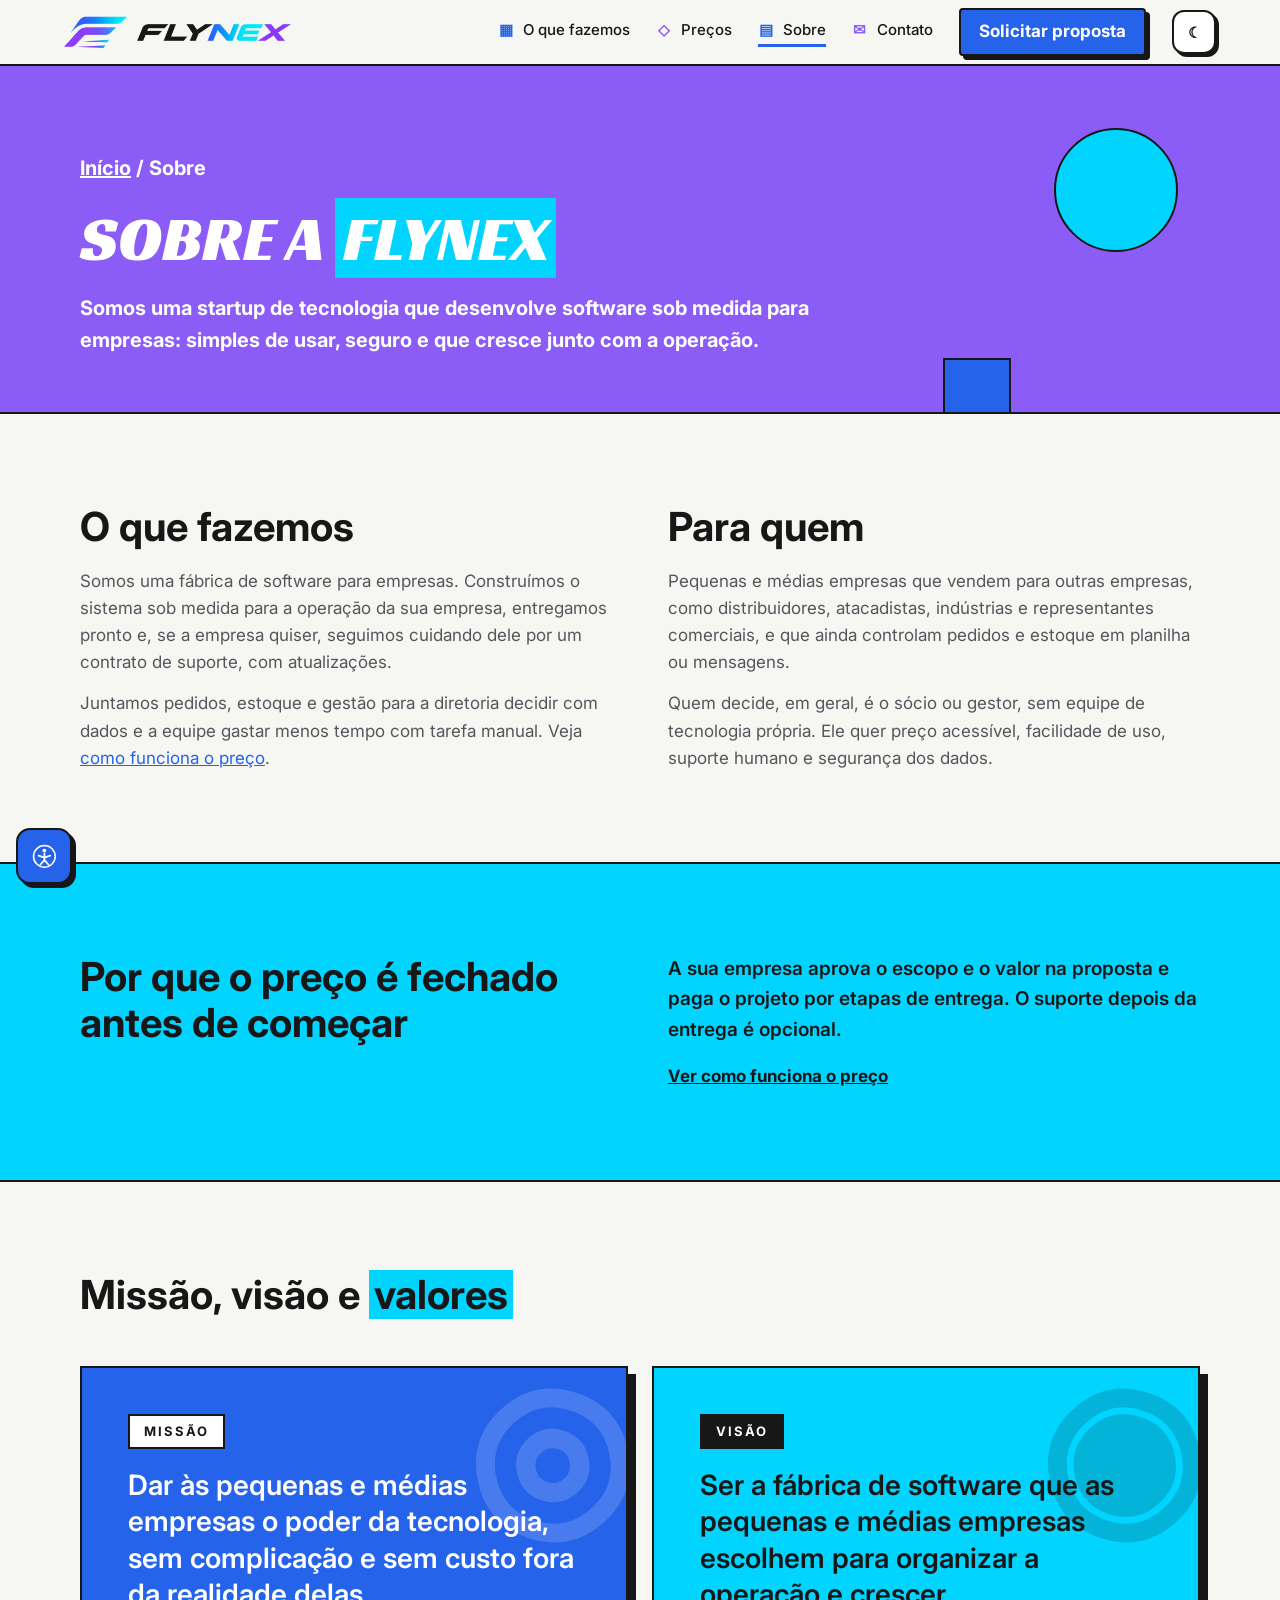
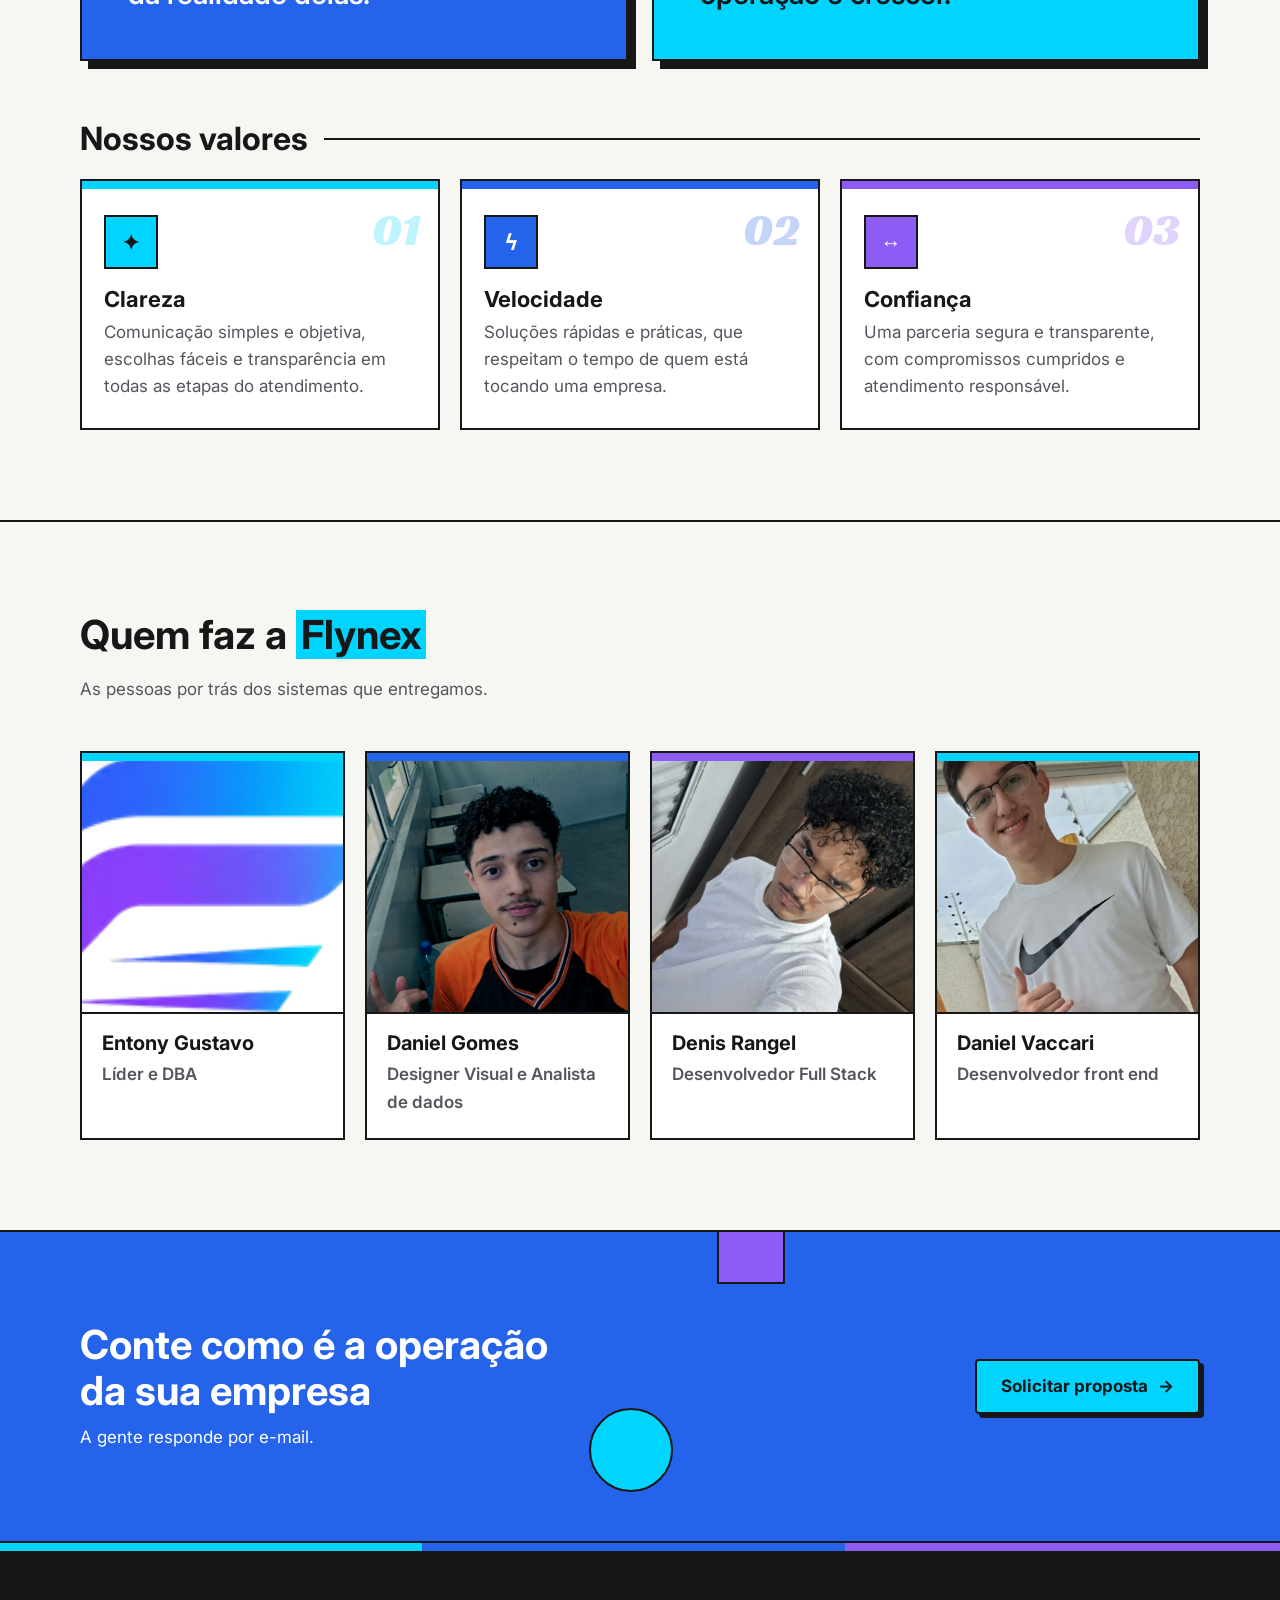
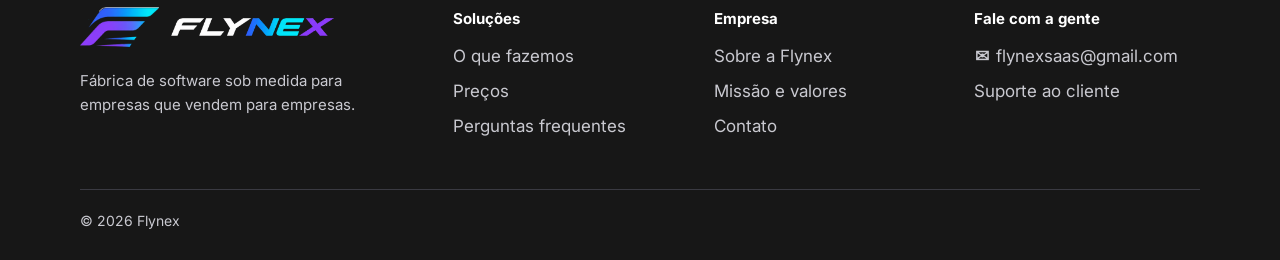
<file: sobre.html>
<!doctype html>
<html lang="pt-BR">
  <head>
    <meta charset="UTF-8" />
    <link rel="preconnect" href="https://fonts.googleapis.com" />
    <link rel="preconnect" href="https://fonts.gstatic.com" crossorigin />
    <link href="https://fonts.googleapis.com/css2?family=Inter:wght@400;500;600;700&family=Racing+Sans+One&display=swap" rel="stylesheet" />
    <meta name="viewport" content="width=device-width, initial-scale=1.0" />
    <title>Sobre | Flynex - Fábrica de software sob medida para empresas</title>
    <meta name="theme-color" content="#2563EB" />
    <link rel="stylesheet" href="CSS/icons-local.css" />
    <link rel="stylesheet" href="CSS/style.css" />
    <link rel="stylesheet" href="CSS/acessibilidade.css" />
    <link rel="stylesheet" href="CSS/tema.css" />
    <script>
      document.documentElement.classList.add("js");
    </script>
    <script src="JS/tema.js"></script>
    <script src="JS/acessibilidade.js"></script>
  </head>

  <body>
    <div class="progress" id="progress"></div>
    <header>
      <a class="logo" href="index.html" aria-label="Flynex, página inicial"
        ><img
          class="logo-mark logo-mark-claro"
          src="IMG/logo-simbolo.png"
          alt=""
          width="63"
          height="32" /><img
          class="logo-mark logo-mark-escuro"
          src="IMG/logo-simbolo-escuro.png"
          alt=""
          width="86"
          height="32" /><img
          class="logo-word logo-word-claro"
          src="IMG/logotipo-claro.png"
          alt="Flynex"
          width="150"
          height="17" /><img
          class="logo-word logo-word-escuro"
          src="IMG/logotipo-escuro.png"
          alt="Flynex"
          width="150"
          height="17"
      /></a>
      <button class="burger" id="burger">
        <span></span><span></span><span></span>
      </button>
      <nav id="menu">
        <a href="index.html#solucoes"
          ><i class="fas fa-layer-group"></i> O que fazemos</a
        >
        <a href="precos.html"><i class="fas fa-tags"></i> Preços</a>
        <a href="sobre.html" class="ativo"
          ><i class="fas fa-building"></i> Sobre</a
        >
        <a href="contato.html"><i class="fas fa-envelope"></i> Contato</a>
        <a class="btn btn-primary btn-sm" href="contato.html?assunto=proposta"
          >Solicitar proposta</a
        >
      </nav>
    </header>

    <main id="conteudo">
      <section class="page-hero bg-purple">
        <div class="container">
          <p class="crumbs"><a href="index.html">Início</a> / Sobre</p>
          <h1>Sobre a <span class="hl">Flynex</span></h1>
          <p>
            Somos uma startup de tecnologia que desenvolve software sob medida
            para empresas: simples de usar, seguro e que cresce junto com a
            operação.
          </p>
        </div>
      </section>

      <section class="block">
        <div class="container two">
          <div class="reveal">
            <h2>O que fazemos</h2>
            <p>
              Somos uma fábrica de software para empresas. Construímos o sistema
              sob medida para a operação da sua empresa, entregamos pronto e, se
              a empresa quiser, seguimos cuidando dele por um contrato de
              suporte, com atualizações.
            </p>
            <p>
              Juntamos pedidos, estoque e gestão para a diretoria decidir com
              dados e a equipe gastar menos tempo com tarefa manual. Veja
              <a href="precos.html">como funciona o preço</a>.
            </p>
          </div>
          <div class="reveal">
            <h2>Para quem</h2>
            <p>
              Pequenas e médias empresas que vendem para outras empresas, como
              distribuidores, atacadistas, indústrias e representantes
              comerciais, e que ainda controlam pedidos e estoque em planilha ou
              mensagens.
            </p>
            <p>
              Quem decide, em geral, é o sócio ou gestor, sem equipe de
              tecnologia própria. Ele quer preço acessível, facilidade de uso,
              suporte humano e segurança dos dados.
            </p>
          </div>
        </div>
      </section>

      <section class="block bg-cyan">
        <div class="container two">
          <div class="reveal">
            <h2>Por que o preço é fechado antes de começar</h2>
          </div>
          <div class="reveal">
            <p class="destaque">
              A sua empresa aprova o escopo e o valor na proposta e paga o
              projeto por etapas de entrega. O suporte depois da entrega é
              opcional.
            </p>
            <p><a href="precos.html">Ver como funciona o preço</a></p>
          </div>
        </div>
      </section>

      <section class="block miv" id="valores">
        <div class="container">
          <div class="intro reveal">
            <h2>Missão, visão e <span class="hl">valores</span></h2>
          </div>
          <div class="miv-top">
            <article class="miv-card missao reveal">
              <i class="fas fa-bullseye"></i><span class="tag-miv">Missão</span>
              <p>
                Dar às pequenas e médias empresas o poder da tecnologia, sem
                complicação e sem custo fora da realidade delas.
              </p>
            </article>
            <article class="miv-card visao reveal">
              <i class="fas fa-eye"></i><span class="tag-miv">Visão</span>
              <p>
                Ser a fábrica de software que as pequenas e médias empresas
                escolhem para organizar a operação e crescer.
              </p>
            </article>
          </div>
          <h3 class="miv-sub reveal">Nossos valores</h3>
          <div class="miv-vals">
            <article class="val reveal">
              <span class="n">01</span><i class="fas fa-lightbulb"></i>
              <h3>Clareza</h3>
              <p>
                Comunicação simples e objetiva, escolhas fáceis e transparência
                em todas as etapas do atendimento.
              </p>
            </article>
            <article class="val reveal">
              <span class="n">02</span><i class="fas fa-bolt"></i>
              <h3>Velocidade</h3>
              <p>
                Soluções rápidas e práticas, que respeitam o tempo de quem está
                tocando uma empresa.
              </p>
            </article>
            <article class="val reveal">
              <span class="n">03</span><i class="fas fa-handshake"></i>
              <h3>Confiança</h3>
              <p>
                Uma parceria segura e transparente, com compromissos cumpridos e
                atendimento responsável.
              </p>
            </article>
          </div>
        </div>
      </section>

      <section class="block" id="equipe">
        <div class="container">
          <div class="intro reveal">
            <h2>Quem faz a <span class="hl">Flynex</span></h2>
            <p>As pessoas por trás dos sistemas que entregamos.</p>
          </div>
          <div class="team-grid">
            <article class="team-card reveal">
              <img
                class="team-foto"
                src="IMG/logo-simbolo.png"
                alt="Símbolo da Flynex"
                width="400"
                height="400"
                loading="lazy"
              />
              <div class="team-info">
                <h3>Entony Gustavo</h3>
                <p class="team-role">Líder e DBA</p>
              </div>
            </article>
            <article class="team-card reveal">
              <img
                class="team-foto"
                src="IMG/Equipe/FT-DG.jpg"
                alt="Daniel Gomes"
                width="400"
                height="400"
                loading="lazy"
              />
              <div class="team-info">
                <h3>Daniel Gomes</h3>
                <p class="team-role"> Designer Visual e Analista de dados</p>
              </div>
            </article>
            <article class="team-card reveal">
              <img
                class="team-foto"
                src="IMG/Equipe/FT-DR.jpg"
                alt="Denis Rangel"
                width="400"
                height="400"
                loading="lazy"
              />
              <div class="team-info">
                <h3>Denis Rangel</h3>
                <p class="team-role">Desenvolvedor Full Stack</p>
              </div>
            </article>
            <article class="team-card reveal">
              <img
                class="team-foto"
                src="IMG/Equipe/FT-DV.jpg"
                alt="Daniel Vaccari"
                width="400"
                height="400"
                loading="lazy"
              />
              <div class="team-info">
                <h3>Daniel Vaccari</h3>
                <p class="team-role">Desenvolvedor front end</p>
              </div>
            </article>
          </div>
        </div>
      </section>

      <section class="block cta bg-blue">
        <div class="container wrap reveal">
          <div>
            <h2>Conte como é a operação da sua empresa</h2>
            <p>A gente responde por e-mail.</p>
          </div>
          <a class="btn btn-cyan btn-go" href="contato.html?assunto=proposta"
            >Solicitar proposta</a
          >
        </div>
      </section>
    </main>

    <footer>
      <div class="container">
        <div class="fgrid">
          <div>
            <a
              class="flogo"
              href="index.html"
              aria-label="Flynex, página inicial"
              ><img
                class="logo-mark logo-mark-claro"
                src="IMG/logo-simbolo.png"
                alt=""
                width="79"
                height="40"
                loading="lazy" /><img
                class="logo-mark logo-mark-escuro"
                src="IMG/logo-simbolo-escuro.png"
                alt=""
                width="108"
                height="40"
                loading="lazy" /><img
                class="logo-word"
                src="IMG/logotipo-escuro.png"
                alt="Flynex"
                width="160"
                height="18"
                loading="lazy"
            /></a>
            <p>
              Fábrica de software sob medida para empresas que vendem para
              empresas.
            </p>
          </div>
          <div>
            <p class="ft">Soluções</p>
            <ul>
              <li><a href="index.html#solucoes">O que fazemos</a></li>
              <li><a href="precos.html">Preços</a></li>
              <li><a href="index.html#perguntas">Perguntas frequentes</a></li>
            </ul>
          </div>
          <div>
            <p class="ft">Empresa</p>
            <ul>
              <li><a href="sobre.html">Sobre a Flynex</a></li>
              <li><a href="sobre.html#valores">Missão e valores</a></li>
              <li><a href="contato.html">Contato</a></li>
            </ul>
          </div>
          <div>
            <p class="ft">Fale com a gente</p>
            <ul>
              <li>
                <a href="mailto:flynexsaas@gmail.com"
                  ><i class="fas fa-envelope"></i> flynexsaas@gmail.com</a
                >
              </li>
              <li>
                <a href="contato.html?assunto=suporte">Suporte ao cliente</a>
              </li>
            </ul>
          </div>
        </div>
        <p class="copy">&copy; 2026 Flynex</p>
      </div>
    </footer>

    <script src="JS/main.js"></script>
  </body>
</html>
</file>
<file: CSS/icons-local.css>
/* Ícones essenciais em CSS local, sem dependências externas. */
.fas,.far,.fab{display:inline-flex;align-items:center;justify-content:center;font-family:Arial,sans-serif;font-style:normal;font-weight:700;line-height:1;min-width:1em}
.fa-layer-group::before{content:"▦"}
.fa-tags::before{content:"◇"}
.fa-building::before{content:"▤"}
.fa-envelope::before{content:"✉"}
.fa-check::before{content:"✓"}
.fa-bullseye::before{content:"◎"}
.fa-eye::before{content:"◉"}
.fa-lightbulb::before{content:"✦"}
.fa-bolt::before{content:"ϟ"}
.fa-handshake::before{content:"↔"}
.fa-ruler-combined::before{content:"⌗"}
.fa-headset::before{content:"◉"}
.fa-shield-halved::before{content:"⬡"}
.fa-chart-line::before{content:"↗"}
.fa-instagram::before{content:"◎"}
.fa-circle-half-stroke::before{content:"◐"}
.fa-droplet::before{content:"●"}
.fa-font::before{content:"A"}
.fa-align-left::before{content:"≡"}
.fa-text-width::before{content:"↔"}
.fa-link::before{content:"↗"}
.fa-pause::before{content:"Ⅱ"}
.fa-arrow-pointer::before{content:"➤"}
.fa-universal-access::before{content:"♿"}
.fa-xmark::before{content:"×"}
.fa-rotate-left::before{content:"↶"}
.fa-sun::before{content:"☼"}
.fa-moon::before{content:"☾"}
</file>
<file: CSS/style.css>
:root {
  --ink: #171717;
  --paper: #f6f6f3;
  --blue: #2563eb;
  --cyan: #00d4ff;
  --purple: #8b5cf6;
  --sky: #d8f5ff;
  --lilac: #ece6ff;
  --muted: #55555d;
  --line: #dadad4;
  --surface: #ffffff;
  --dark: #171717;
}

* {
  margin: 0;
  padding: 0;
  box-sizing: border-box;
}

html {
  scroll-behavior: smooth;
}

[id] {
  scroll-margin-top: 80px;
}

body {
  font-family: "Inter", Arial, sans-serif;
  background: var(--paper);
  color: var(--ink);
  line-height: 1.6;
  font-size: 17px;
  overflow-x: hidden;
}

img {
  max-width: 100%;
  height: auto;
  display: block;
}

a {
  color: var(--blue);
}

ul {
  list-style: none;
}

::selection {
  background: var(--cyan);
}

.container {
  width: 90%;
  max-width: 1120px;
  margin: 0 auto;
}

.container.perguntas {
  max-width: 820px;
}

h1,
h2,
h3 {
  font-weight: 700;
  line-height: 1.15;
}

h1 {
  font-family: "Racing Sans One", "Inter", sans-serif;
  font-weight: 400;
  font-size: 64px;
  text-transform: uppercase;
}

h2 {
  font-size: 40px;
  margin-bottom: 18px;
}

h3 {
  font-size: 19px;
  margin-bottom: 6px;
}

.progress {
  position: fixed;
  top: 0;
  left: 0;
  width: 100%;
  height: 4px;
  z-index: 120;
  background: linear-gradient(90deg, var(--cyan), var(--blue), var(--purple));
  transform: scaleX(0);
  transform-origin: left;
}

/* ====== cabeçalho ====== */

header {
  --hh: 66px;
  height: var(--hh);
  background: var(--paper);
  border-bottom: 2px solid var(--ink);
  position: sticky;
  top: 0;
  z-index: 100;
  padding: 0 5%;
  display: flex;
  justify-content: space-between;
  align-items: center;
  transition:
    height 0.25s,
    box-shadow 0.25s;
}

header.scrolled {
  --hh: 56px;
  box-shadow: 0 6px 0 #17171714;
}

.logo {
  display: flex;
  align-items: center;
  gap: 10px;
}

.logo .logo-mark {
  height: 32px;
  width: auto;
  transition: transform 0.3s;
}

.logo .logo-word {
  height: 17px;
  width: auto;
}

.logo:hover .logo-mark {
  transform: rotate(-6deg) scale(1.08);
}

nav {
  display: flex;
  align-items: center;
  gap: 26px;
}

nav a {
  --c: var(--blue);
  color: var(--ink);
  text-decoration: none;
  font-weight: 500;
  font-size: 15px;
  padding: 6px 0;
}

nav a:nth-child(even) {
  --c: var(--purple);
}

nav a i {
  margin-right: 6px;
  color: var(--c);
  transition: transform 0.25s;
}

nav a:hover i {
  transform: translateY(-3px) rotate(-10deg);
}

nav a::after {
  content: "";
  display: block;
  height: 3px;
  margin-top: 2px;
  background: var(--c);
  transform: scaleX(0);
  transform-origin: left;
  transition: transform 0.25s;
}

nav a:hover::after,
nav a.ativo::after {
  transform: scaleX(1);
}

nav a.btn::after {
  display: none;
}

nav a.btn {
  color: #ffffff;
  padding: 8px 18px;
}

.burger {
  display: none;
  width: 46px;
  height: 46px;
  background: var(--cyan);
  border: 2px solid var(--ink);
  cursor: pointer;
  position: relative;
}

.burger span {
  position: absolute;
  left: 10px;
  right: 10px;
  height: 3px;
  background: var(--ink);
  transition:
    transform 0.25s,
    opacity 0.2s;
}

.burger span:nth-child(1) {
  top: 13px;
}

.burger span:nth-child(2) {
  top: 20px;
}

.burger span:nth-child(3) {
  top: 27px;
}

.burger.open span:nth-child(1) {
  transform: translateY(7px) rotate(45deg);
}

.burger.open span:nth-child(2) {
  opacity: 0;
}

.burger.open span:nth-child(3) {
  transform: translateY(-7px) rotate(-45deg);
}

/* ====== botões ====== */

.btn {
  display: inline-flex;
  align-items: center;
  justify-content: center;
  min-height: 48px;
  padding: 12px 24px;
  font-family: inherit;
  font-size: 17px;
  font-weight: 700;
  color: var(--ink);
  background: var(--surface);
  border: 2px solid var(--ink);
  border-radius: 4px;
  box-shadow: 4px 4px 0 var(--ink);
  text-decoration: none;
  cursor: pointer;
  transition:
    transform 0.15s,
    box-shadow 0.15s;
}

.btn:hover {
  transform: translate(-2px, -2px);
  box-shadow: 6px 6px 0 var(--ink);
}

.btn:active {
  transform: translate(3px, 3px);
  box-shadow: none;
}

.btn-primary {
  background: var(--blue);
  color: #ffffff;
}

.btn-cyan {
  background: var(--cyan);
}

.btn-go::after {
  content: "\2192";
  margin-left: 10px;
  transition: transform 0.2s;
}

.btn-go:hover::after {
  transform: translateX(5px);
}

/* ====== seções e fundos ====== */

section.block {
  padding: 90px 0;
  border-bottom: 2px solid var(--ink);
}

.bg-white {
  background: var(--surface);
}

.bg-sky {
  background: var(--sky);
}

.bg-lilac {
  background: var(--lilac);
}

.bg-blue {
  background: var(--blue);
  color: #ffffff;
  --a: var(--cyan);
  --b: var(--purple);
}

.bg-cyan {
  background: var(--cyan);
  --a: var(--purple);
  --b: var(--blue);
}

.bg-purple {
  background: var(--purple);
  color: #ffffff;
  --a: var(--cyan);
  --b: var(--blue);
}

.dark {
  background: var(--dark);
  color: #ffffff;
}

.dark p {
  color: #c9c9d0;
}

.intro {
  max-width: 640px;
  margin-bottom: 48px;
}

.intro p {
  color: var(--muted);
}

.hl {
  background: var(--cyan) no-repeat left / 100% 100%;
  color: var(--ink);
  padding: 0 0.12em;
  box-decoration-break: clone;
  -webkit-box-decoration-break: clone;
}

.hl-white {
  background-color: #ffffff;
}

.hl-purple {
  background-color: var(--purple);
  color: #ffffff;
}

.js .hl {
  background-size: 0% 100%;
  color: inherit;
  transition:
    background-size 0.7s ease 0.5s,
    color 0.3s ease 0.8s;
}

.js .ready .hero .hl,
.js .ready .page-hero .hl,
.js .in .hl {
  background-size: 100% 100%;
  color: var(--ink);
}

.js .ready .hl-purple,
.js .in .hl-purple {
  color: #ffffff;
}

.page-hero,
.cta {
  position: relative;
  overflow: hidden;
}

.page-hero > .container,
.cta > .container {
  position: relative;
  z-index: 1;
}

.page-hero::before,
.page-hero::after,
.cta::before,
.cta::after {
  content: "";
  position: absolute;
  border: 2px solid var(--ink);
  animation: drift 8s ease-in-out infinite;
}

.page-hero::before,
.cta::before {
  width: 120px;
  height: 120px;
  border-radius: 50%;
  background: var(--a);
  right: 8%;
  top: 18%;
}

.page-hero::after,
.cta::after {
  width: 64px;
  height: 64px;
  background: var(--b);
  right: 21%;
  bottom: -14px;
  --r: 20deg;
  animation-duration: 10s;
  animation-direction: reverse;
}

.cta::before {
  right: auto;
  left: 46%;
  top: auto;
  bottom: 16%;
  width: 80px;
  height: 80px;
}

.cta::after {
  right: auto;
  left: 56%;
  bottom: auto;
  top: -16px;
}

@keyframes drift {
  0%,
  100% {
    translate: 0 0;
    rotate: var(--r, 0deg);
  }
  50% {
    translate: 0 -16px;
    rotate: calc(var(--r, 0deg) + 16deg);
  }
}

.page-hero {
  padding: 70px 0 56px;
  border-bottom: 2px solid var(--ink);
}

.page-hero p {
  max-width: 58ch;
  margin-top: 16px;
  font-size: 20px;
}

.page-hero.bg-blue p,
.page-hero.bg-purple p {
  font-weight: 700;
}

.page-hero .container > * {
  animation: subir 0.7s ease backwards;
}

.page-hero .container > :nth-child(2) {
  animation-delay: 0.15s;
}

.page-hero .container > :nth-child(3) {
  animation-delay: 0.3s;
}

.crumbs {
  font-size: 14px;
  margin-bottom: 18px;
  font-weight: 600;
}

.crumbs a {
  color: inherit;
}

/* ====== topo da home ====== */

.hero {
  position: relative;
  padding: 80px 0 90px;
  border-bottom: 2px solid var(--ink);
  background: var(--blue);
  color: #ffffff;
  overflow: hidden;
}

.hero-grid {
  position: relative;
  z-index: 1;
  display: grid;
  grid-template-columns: 1fr 1.1fr;
  gap: 56px;
  align-items: center;
}

.hero-txt > * {
  animation: subir 0.7s ease backwards;
}

.hero-txt > :nth-child(2) {
  animation-delay: 0.25s;
}

.hero-txt > :nth-child(3) {
  animation-delay: 0.4s;
}

.hero-txt > :nth-child(4) {
  animation-delay: 0.55s;
}

.lead {
  font-size: 20px;
  margin: 22px 0 28px;
  max-width: 46ch;
}

.cta-row {
  display: flex;
  gap: 14px;
  flex-wrap: wrap;
}

.fine {
  font-size: 15px;
  margin-top: 20px;
  opacity: 0.9;
}

.shapes {
  position: absolute;
  top: 0;
  left: 0;
  right: 0;
  bottom: 0;
  pointer-events: none;
  translate: calc(var(--mx, 0) * -18px) calc(var(--my, 0) * -18px);
  transition: translate 0.4s ease-out;
}

.shapes span {
  position: absolute;
  border: 2px solid var(--ink);
  animation: drift 8s ease-in-out infinite;
}

.shapes span:nth-child(1) {
  width: 54px;
  height: 54px;
  background: var(--cyan);
  top: 9%;
  left: 47%;
  --r: 12deg;
}

.shapes span:nth-child(2) {
  width: 38px;
  height: 38px;
  background: var(--purple);
  border-radius: 50%;
  bottom: 12%;
  left: 3%;
  animation-duration: 6s;
}

.shapes span:nth-child(3) {
  width: 44px;
  height: 44px;
  background: #ffffff;
  top: 7%;
  right: 3%;
  --r: 45deg;
  animation-duration: 9s;
}

.shapes span:nth-child(4) {
  width: 70px;
  height: 70px;
  background: var(--cyan);
  border-radius: 50%;
  bottom: 5%;
  left: 46%;
  animation-duration: 11s;
}

.shapes span:nth-child(5) {
  width: 24px;
  height: 24px;
  background: var(--purple);
  bottom: 34%;
  right: 1.5%;
  --r: 30deg;
  animation-duration: 5s;
}

.shot-wrap {
  position: relative;
  padding: 0 10px 14px 0;
  translate: calc(var(--mx, 0) * 10px) calc(var(--my, 0) * 8px);
  transition: translate 0.4s ease-out;
  animation: subir 0.8s ease 0.3s backwards;
}

.shot {
  border: 2px solid var(--ink);
  background: #ffffff;
  box-shadow: 10px 10px 0 var(--ink);
  animation: flutua 6s ease-in-out infinite;
}

@keyframes flutua {
  50% {
    transform: translateY(-10px);
  }
}

.sticker {
  position: absolute;
  top: -22px;
  right: -6px;
  z-index: 2;
  display: flex;
  flex-direction: column;
  align-items: center;
  padding: 10px 16px 12px;
  background: var(--purple);
  color: #ffffff;
  border: 2px solid var(--ink);
  box-shadow: 4px 4px 0 var(--ink);
  transform: rotate(6deg);
  text-align: center;
  line-height: 1.15;
  animation: pop 0.6s ease 1s backwards;
}

.sticker small {
  font-size: 12px;
  font-weight: 600;
}

.sticker strong {
  font-family: "Racing Sans One", sans-serif;
  font-weight: 400;
  font-size: 32px;
}

@keyframes pop {
  from {
    opacity: 0;
    transform: rotate(-20deg) scale(0.4);
  }
}

.strip {
  background: var(--cyan);
  border-bottom: 2px solid var(--ink);
  overflow: hidden;
  white-space: nowrap;
}

.strip-track {
  display: inline-flex;
  animation: marquee 32s linear infinite;
}

.strip:hover .strip-track {
  animation-play-state: paused;
}

.strip span {
  font-family: "Racing Sans One", sans-serif;
  font-size: 24px;
  text-transform: uppercase;
  padding: 12px 0;
}

.strip span::after {
  content: "";
  display: inline-block;
  width: 14px;
  height: 14px;
  border: 2px solid var(--ink);
  margin: 0 30px;
  transform: rotate(45deg);
}

.strip span:nth-child(3n + 1)::after {
  background: var(--blue);
}

.strip span:nth-child(3n + 2)::after {
  background: var(--purple);
}

.strip span:nth-child(3n)::after {
  background: #ffffff;
}

@keyframes marquee {
  to {
    transform: translateX(-50%);
  }
}

.vs {
  display: grid;
  grid-template-columns: 1fr 1fr;
  border: 2px solid var(--ink);
  box-shadow: 8px 8px 0 var(--ink);
}

.vs > div {
  padding: 36px;
}

.vs .antes {
  background: var(--purple);
  color: #ffffff;
}

.vs .antes li {
  border-top-color: #b495f9;
}

.vs .depois {
  background: var(--cyan);
  border-left: 2px solid var(--ink);
}

.vs h3 {
  font-size: 14px;
  text-transform: uppercase;
  letter-spacing: 1.5px;
  margin-bottom: 16px;
}

.vs li {
  padding: 12px 0 12px 34px;
  border-top: 2px solid #04b2d5;
  font-weight: 500;
  position: relative;
}

.vs li::before {
  position: absolute;
  left: 0;
  top: 11px;
  width: 22px;
  height: 22px;
  display: flex;
  align-items: center;
  justify-content: center;
  background: var(--surface);
  color: var(--ink);
  border: 2px solid var(--ink);
  font-size: 13px;
  font-weight: 700;
}

.vs .antes li::before {
  content: "\2715";
}

.vs .depois li::before {
  content: "\2713";
}

.js .vs li {
  opacity: 0;
}

.js .vs.in li {
  opacity: 1;
  animation: entra-lado 0.5s ease backwards;
}

.js .vs.in li:nth-child(1) {
  animation-delay: 0.3s;
}

.js .vs.in li:nth-child(2) {
  animation-delay: 0.45s;
}

.js .vs.in li:nth-child(3) {
  animation-delay: 0.6s;
}

@keyframes entra-lado {
  from {
    opacity: 0;
    transform: translateX(-18px);
  }
}

.rows {
  border-top: 2px solid var(--ink);
}

.row {
  --c: var(--cyan);
  --cl: var(--sky);
  display: grid;
  grid-template-columns: 76px 1fr 1.6fr;
  gap: 24px;
  padding: 28px 0;
  border-bottom: 2px solid var(--ink);
  align-items: center;
  transition:
    padding 0.25s,
    background 0.25s;
}

.row:nth-child(2) {
  --c: var(--blue);
  --cl: #dce6fd;
}

.row:nth-child(3) {
  --c: var(--purple);
  --cl: var(--lilac);
}

.row:nth-child(n + 2) .n {
  color: #ffffff;
}

.row:hover {
  padding-left: 14px;
  background: var(--cl);
}

.row .n {
  width: 64px;
  height: 64px;
  display: flex;
  align-items: center;
  justify-content: center;
  font-family: "Racing Sans One", sans-serif;
  font-size: 30px;
  border: 2px solid var(--ink);
  background: var(--c);
  transition: transform 0.25s;
}

.row:hover .n {
  transform: rotate(-8deg) scale(1.1);
}

.row p {
  color: var(--muted);
}

.kicker {
  display: inline-block;
  background: var(--cyan);
  color: var(--ink);
  border: 2px solid var(--ink);
  font-weight: 700;
  font-size: 13px;
  letter-spacing: 1.5px;
  text-transform: uppercase;
  padding: 5px 12px;
  margin-bottom: 18px;
  transform: rotate(-2deg);
}

.diff-top {
  display: grid;
  grid-template-columns: 1.1fr 1fr;
  gap: 56px;
  align-items: center;
}

.diff-top h2 {
  font-size: 48px;
}

.diff-lead {
  font-weight: 700;
  font-size: 20px;
  max-width: 46ch;
}

.timeline {
  background: var(--surface);
  color: var(--ink);
  border: 2px solid var(--ink);
  box-shadow: 8px 8px 0 var(--ink);
  padding: 28px;
}

.tl-bar {
  display: grid;
  grid-template-columns: 62% 38%;
  height: 64px;
  border: 2px solid var(--ink);
}

.tl-bar > div {
  display: flex;
  align-items: center;
  justify-content: center;
  font-weight: 700;
}

.tl-a {
  background: var(--cyan);
}

.tl-b {
  background: var(--blue);
  color: #ffffff;
  border-left: 2px solid var(--ink);
}

.js .tl-a,
.js .tl-b {
  clip-path: inset(0 100% 0 0);
}

.js .timeline.in .tl-a {
  clip-path: inset(0);
  transition: clip-path 1s ease 0.2s;
}

.js .timeline.in .tl-b {
  clip-path: inset(0);
  transition: clip-path 0.7s ease 1.2s;
}

.tl-flag {
  position: relative;
  margin-top: 22px;
  font-weight: 600;
}

.tl-flag::before {
  content: "";
  position: absolute;
  left: 62%;
  top: -18px;
  margin-left: -9px;
  border: 9px solid transparent;
  border-top: 0;
  border-bottom-color: var(--ink);
}

.tl-sub {
  margin-top: 12px;
  color: var(--muted);
  font-size: 15px;
}

.diff-cards {
  display: grid;
  grid-template-columns: repeat(auto-fit, minmax(230px, 1fr));
  gap: 20px;
  margin-top: 56px;
}

.diff-cards article {
  background: var(--surface);
  color: var(--ink);
  border: 2px solid var(--ink);
  padding: 26px 22px;
  transition:
    transform 0.2s,
    box-shadow 0.2s;
}

.diff-cards article:hover {
  transform: translate(-3px, -3px) rotate(-0.6deg);
  box-shadow: 6px 6px 0 var(--ink);
}

.diff-cards i {
  display: flex;
  align-items: center;
  justify-content: center;
  width: 48px;
  height: 48px;
  margin-bottom: 16px;
  background: var(--cyan);
  border: 2px solid var(--ink);
  font-size: 19px;
  transition: transform 0.25s;
}

.diff-cards article:hover i {
  transform: rotate(-10deg) scale(1.12);
}

.diff-cards article:nth-child(2) i {
  background: var(--blue);
  color: #ffffff;
}

.diff-cards article:nth-child(3) i {
  background: var(--purple);
  color: #ffffff;
}

.diff-cards article:nth-child(4) i {
  background: linear-gradient(135deg, var(--blue), var(--purple));
  color: #ffffff;
}

.diff-cards p {
  color: var(--muted);
}

.diff-cta {
  margin-top: 32px;
  display: flex;
  gap: 14px;
  flex-wrap: wrap;
}

.split {
  display: grid;
  grid-template-columns: 1fr 1fr;
  gap: 56px;
  align-items: start;
}

.big {
  font-size: 30px;
  line-height: 1.3;
  font-weight: 600;
  color: #ffffff !important;
}

.checks li {
  padding: 16px 0;
  border-top: 1px solid #3a3a42;
  color: #ffffff;
  display: flex;
  align-items: center;
  gap: 14px;
  transition: padding 0.2s;
}

.checks li:hover {
  padding-left: 8px;
}

.checks li::before {
  content: "";
  flex: none;
  width: 14px;
  height: 14px;
  background: var(--cyan);
  transition: transform 0.3s;
}

.checks li:hover::before {
  transform: rotate(135deg) scale(1.2);
}

.checks li:nth-child(2)::before {
  background: var(--blue);
}

.checks li:nth-child(3)::before {
  background: var(--purple);
}

details {
  border-top: 2px solid var(--ink);
  padding: 20px 0;
}

details:last-of-type {
  border-bottom: 2px solid var(--ink);
}

summary {
  cursor: pointer;
  font-weight: 700;
  list-style: none;
  font-size: 17px;
  padding-right: 40px;
  position: relative;
  min-height: 28px;
}

summary::-webkit-details-marker {
  display: none;
}

summary:hover {
  color: var(--blue);
}

summary::after {
  content: "+";
  position: absolute;
  right: 0;
  top: -4px;
  width: 30px;
  height: 30px;
  display: flex;
  align-items: center;
  justify-content: center;
  background: var(--surface);
  color: var(--ink);
  border: 2px solid var(--ink);
  font-size: 21px;
  transition:
    transform 0.3s,
    background 0.3s,
    color 0.3s;
}

details[open] summary::after {
  content: "\2212";
  background: #000000;
  color: #ffffff;
  transform: rotate(180deg);
}

details p {
  color: var(--muted);
  margin-top: 12px;
  max-width: 68ch;
  animation: abre 0.35s ease;
}

@keyframes abre {
  from {
    opacity: 0;
    transform: translateY(-8px);
  }
}

.cta .wrap {
  display: flex;
  justify-content: space-between;
  align-items: center;
  gap: 28px;
  flex-wrap: wrap;
}

.cta h2 {
  margin: 0;
  max-width: 20ch;
}

.cta p {
  margin-top: 10px;
}

/* ===== preços ===== */

.pricebox {
  display: grid;
  grid-template-columns: 1.1fr 1fr;
  border: 2px solid var(--ink);
  box-shadow: 10px 10px 0 var(--ink);
}

.pricebox-main {
  background: var(--blue);
  color: #ffffff;
  padding: 48px;
  display: flex;
  flex-direction: column;
  justify-content: center;
}

.from {
  font-weight: 700;
  text-transform: uppercase;
  letter-spacing: 2px;
  font-size: 14px;
}

.amount {
  font-family: "Racing Sans One", sans-serif;
  font-size: 100px;
  line-height: 1;
  margin: 6px 0 10px;
  color: var(--cyan);
}

.amount small {
  font-family: "Inter", sans-serif;
  font-weight: 600;
  font-size: 19px;
  margin-left: 6px;
  color: #ffffff;
}

.when {
  font-weight: 700;
  font-size: 18px;
  max-width: 26ch;
  padding-top: 14px;
  border-top: 3px solid var(--cyan);
}

.pricebox-side {
  background: var(--surface);
  padding: 40px;
}

.pricebox-side h2 {
  font-size: 21px;
  margin-bottom: 14px;
}

.pricebox-side ul {
  margin-bottom: 20px;
}

.pricebox-side li {
  padding: 11px 0;
  border-top: 2px solid var(--line);
  display: flex;
  gap: 12px;
}

.pricebox-side li i {
  flex: none;
  display: flex;
  align-items: center;
  justify-content: center;
  width: 24px;
  height: 24px;
  margin-top: 2px;
  background: var(--cyan);
  border: 2px solid var(--ink);
  font-size: 11px;
}

.warn {
  background: var(--cyan);
  border: 2px solid var(--ink);
  padding: 14px 16px;
  font-weight: 600;
}

.flow {
  display: grid;
  grid-template-columns: repeat(3, 1fr);
  gap: 20px;
}

.flow li {
  border: 2px solid var(--ink);
  background: var(--surface);
  color: var(--ink);
  display: flex;
  flex-direction: column;
  transition:
    transform 0.2s,
    box-shadow 0.2s;
}

.flow li:hover,
.size:hover {
  transform: translate(-3px, -3px) rotate(-0.6deg);
  box-shadow: 6px 6px 0 var(--ink);
}

.flow .head {
  padding: 16px 20px;
  display: flex;
  align-items: center;
  gap: 14px;
  border-bottom: 2px solid var(--ink);
}

.flow .head b {
  font-family: "Racing Sans One", sans-serif;
  font-weight: 400;
  font-size: 35px;
  line-height: 1;
}

.flow .head h3 {
  margin: 0;
  font-size: 21px;
}

.flow li:nth-child(1) .head {
  background: var(--cyan);
}

.flow li:nth-child(2) .head {
  background: var(--blue);
  color: #ffffff;
}

.flow li:nth-child(3) .head {
  background: var(--purple);
  color: #ffffff;
}

.flow .body {
  padding: 22px 20px 24px;
}

.flow .body p {
  color: var(--muted);
}

.flow .tag {
  display: inline-block;
  margin-top: 14px;
  font-weight: 700;
  font-size: 14px;
  background: var(--dark);
  color: #ffffff;
  padding: 5px 10px;
}

.sizes {
  display: grid;
  grid-template-columns: repeat(3, 1fr);
  gap: 22px;
}

.size {
  border: 2px solid var(--ink);
  background: var(--surface);
  display: flex;
  flex-direction: column;
  transition:
    transform 0.2s,
    box-shadow 0.2s;
}

.size-head {
  padding: 18px 22px;
  border-bottom: 2px solid var(--ink);
}

.size-head h3 {
  margin: 0;
  font-size: 24px;
}

.size:nth-child(1) .size-head {
  background: var(--cyan);
}

.size:nth-child(2) .size-head {
  background: var(--blue);
  color: #ffffff;
}

.size:nth-child(3) .size-head {
  background: var(--purple);
  color: #ffffff;
}

.size-body {
  padding: 22px;
  display: flex;
  flex-direction: column;
  flex: 1;
}

.size-body > p {
  color: var(--muted);
  min-height: 5.2em;
}

.size dl {
  margin: 18px 0 24px;
  flex: 1;
}

.size dl div {
  padding: 12px 0;
  border-top: 2px solid var(--line);
  display: flex;
  justify-content: space-between;
  gap: 12px;
  flex-wrap: wrap;
}

.size dt {
  color: var(--muted);
}

.size dd {
  font-weight: 700;
  text-align: right;
}

/* ====== sobre ====== */

.two {
  display: grid;
  grid-template-columns: 1fr 1fr;
  gap: 56px;
}

.two p {
  color: var(--muted);
}

.two p + p {
  margin-top: 14px;
}

.two .destaque {
  color: var(--ink);
  font-weight: 600;
  font-size: 19px;
}

.two .destaque + p {
  margin-top: 18px;
}

.two .destaque + p a {
  color: var(--ink);
  font-weight: 700;
}

.miv-top {
  display: grid;
  grid-template-columns: 1fr 1fr;
  gap: 24px;
}

.miv-card {
  position: relative;
  overflow: hidden;
  min-height: 290px;
  padding: 46px;
  display: flex;
  flex-direction: column;
  justify-content: flex-end;
  border: 2px solid var(--ink);
  box-shadow: 8px 8px 0 var(--ink);
  transition:
    transform 0.25s,
    box-shadow 0.25s;
}

.miv-card:hover {
  transform: translate(-4px, -4px);
  box-shadow: 12px 12px 0 var(--ink);
}

.miv-card.missao {
  background: var(--blue);
  color: #ffffff;
}

.miv-card.visao {
  background: var(--cyan);
}

.miv-card > i {
  position: absolute;
  right: -14px;
  top: -10px;
  font-size: 190px;
  line-height: 1;
  opacity: 0.16;
  transform: rotate(-12deg);
  transition: transform 0.6s;
}

.miv-card:hover > i {
  transform: rotate(0) scale(1.08);
}

.tag-miv {
  position: relative;
  align-self: flex-start;
  margin-bottom: 18px;
  padding: 5px 14px;
  border: 2px solid var(--ink);
  background: var(--dark);
  color: #ffffff;
  font-weight: 700;
  font-size: 13px;
  letter-spacing: 2px;
  text-transform: uppercase;
}

.missao .tag-miv {
  background: #ffffff;
  color: var(--ink);
}

.miv-card p {
  position: relative;
  font-size: 28px;
  line-height: 1.3;
  font-weight: 600;
}

.miv-sub {
  display: flex;
  align-items: center;
  gap: 16px;
  margin: 60px 0 22px;
  font-size: 32px;
}

.miv-sub::after {
  content: "";
  flex: 1;
  height: 2px;
  background: var(--ink);
}

.miv-vals {
  display: grid;
  grid-template-columns: repeat(3, 1fr);
  gap: 20px;
}

.val {
  --c: var(--cyan);
  --cl: #bff4ff;
  position: relative;
  overflow: hidden;
  background: var(--surface);
  border: 2px solid var(--ink);
  padding: 34px 22px 28px;
  transition:
    transform 0.2s,
    box-shadow 0.2s;
}

.val:nth-child(2) {
  --c: var(--blue);
  --cl: #c5d5fa;
}

.val:nth-child(3) {
  --c: var(--purple);
  --cl: #e0d4fd;
}

.val::before {
  content: "";
  position: absolute;
  left: 0;
  right: 0;
  top: 0;
  height: 8px;
  background: var(--c);
  transition: height 0.3s;
}

.val:hover {
  transform: translate(-3px, -3px) rotate(-0.6deg);
  box-shadow: 6px 6px 0 var(--ink);
}

.val:hover::before {
  height: 14px;
}

.val .n {
  position: absolute;
  right: 18px;
  top: 26px;
  font-family: "Racing Sans One", sans-serif;
  font-size: 45px;
  line-height: 1;
  color: var(--cl);
}

.val i {
  display: flex;
  align-items: center;
  justify-content: center;
  width: 54px;
  height: 54px;
  margin-bottom: 18px;
  background: var(--c);
  border: 2px solid var(--ink);
  font-size: 21px;
  transition: transform 0.3s;
}

.val:nth-child(n + 2) i {
  color: #ffffff;
}

.val:hover i {
  transform: rotate(-10deg) scale(1.12);
}

.val h3 {
  font-size: 22px;
}

.val p {
  color: var(--muted);
}

/* ====== contato ====== */

form {
  display: grid;
  gap: 18px;
}

label {
  font-weight: 700;
  font-size: 15px;
  display: block;
  margin-bottom: 6px;
}

input,
textarea,
select {
  width: 100%;
  min-height: 48px;
  padding: 12px 14px;
  background: var(--surface);
  border: 2px solid var(--ink);
  border-radius: 4px;
  font-family: inherit;
  font-size: 17px;
  color: var(--ink);
  transition:
    box-shadow 0.15s,
    transform 0.15s;
}

input:focus,
textarea:focus,
select:focus {
  outline: none;
  box-shadow: 4px 4px 0 var(--cyan);
  transform: translate(-2px, -2px);
}

form > div:nth-child(2) :focus {
  box-shadow: 4px 4px 0 var(--purple);
}

form > div:nth-child(3) :focus {
  box-shadow: 4px 4px 0 var(--blue);
}

textarea {
  resize: vertical;
}

.note {
  font-size: 14px;
  color: var(--muted);
}

.side {
  border: 2px solid var(--ink);
  background: var(--cyan);
  padding: 34px;
  align-self: start;
  box-shadow: 8px 8px 0 var(--ink);
}

.side h2 {
  font-size: 24px;
}

.side p {
  margin-top: 12px;
  overflow-wrap: anywhere;
}

.side a {
  color: var(--ink);
  font-weight: 700;
}

.side i {
  margin-right: 8px;
  display: inline-block;
}

/* ====== 404 ====== */

.nf {
  padding: 140px 0;
}

.nf .lead {
  color: var(--muted);
  font-size: 19px;
}

.n404 span {
  width: 100px;
  height: 100px;
  display: flex;
  align-items: center;
  justify-content: center;
  font-family: "Racing Sans One", sans-serif;
  font-size: 70px;
  border: 2px solid var(--ink);
  box-shadow: 5px 5px 0 var(--ink);
}

.n404 span {
  width: 100px;
  height: 100px;
  display: flex;
  align-items: center;
  justify-content: center;
  font-family: "Racing Sans One", sans-serif;
  font-size: 70px;
  border: 2px solid var(--ink);
  box-shadow: 5px 5px 0 var(--ink);
  animation: pula 1.8s ease-in-out infinite;
}

.n404 span:nth-child(1) {
  background: var(--purple);
  color: #ffffff;
}

.n404 span:nth-child(2) {
  background: var(--cyan);
  animation-delay: 0.2s;
}

.n404 span:nth-child(3) {
  background: var(--blue);
  color: #ffffff;
  animation-delay: 0.4s;
}

/* ====== rodapé ====== */

footer {
  position: relative;
  background: var(--dark);
  color: #c9c9d0;
  padding: 64px 0 28px;
}

footer::before {
  content: "";
  position: absolute;
  top: 0;
  left: 0;
  right: 0;
  height: 8px;
  background: linear-gradient(
    90deg,
    var(--cyan) 33%,
    var(--blue) 33% 66%,
    var(--purple) 66%
  );
}

.flogo {
  display: inline-flex;
  align-items: center;
  gap: 12px;
}

.flogo .logo-mark {
  height: 40px;
  width: auto;
}

.flogo .logo-word {
  height: 18px;
  width: auto;
}

.fgrid {
  display: grid;
  grid-template-columns: 1.5fr 1fr 1fr 1fr;
  gap: 34px;
}

.ft {
  font-weight: 700;
  color: #ffffff;
  margin-bottom: 12px;
  font-size: 15px;
}

.fgrid li {
  margin-bottom: 8px;
  overflow-wrap: anywhere;
}

.fgrid a {
  color: #c9c9d0;
  text-decoration: none;
  transition:
    color 0.2s,
    padding 0.2s;
}

.fgrid a:hover {
  color: var(--cyan);
  padding-left: 4px;
}

.fgrid p {
  font-size: 15px;
  margin-top: 14px;
  max-width: 32ch;
}

.fgrid .ft {
  margin-top: 0;
}

.copy {
  margin-top: 40px;
  padding-top: 20px;
  border-top: 1px solid #3a3a42;
  font-size: 14px;
}

/* ====== animações de entrada ====== */

@keyframes subir {
  from {
    opacity: 0;
    transform: translateY(26px);
  }
}

@keyframes da-esquerda {
  from {
    opacity: 0;
    transform: translateX(-40px);
  }
}

@keyframes da-direita {
  from {
    opacity: 0;
    transform: translateX(40px);
  }
}

@keyframes surge {
  from {
    opacity: 0;
    transform: translateY(30px) scale(0.92) rotate(-2deg);
  }
}

.js .reveal {
  opacity: 0;
}

.js .reveal.in {
  opacity: 1;
  animation: subir 0.65s ease backwards;
  animation-delay: var(--d, 0s);
}

.js .two > .reveal.in:nth-child(odd),
.js .split > .reveal.in:nth-child(odd),
.js .diff-top > .reveal.in:nth-child(odd),
.js .miv-top > .reveal.in:nth-child(odd) {
  animation-name: da-esquerda;
}

.js .two > .reveal.in:nth-child(even),
.js .split > .reveal.in:nth-child(even),
.js .diff-top > .reveal.in:nth-child(even),
.js .miv-top > .reveal.in:nth-child(even) {
  animation-name: da-direita;
}

.js .flow > .reveal.in,
.js .sizes > .reveal.in,
.js .diff-cards > .reveal.in,
.js .miv-vals > .reveal.in,
.js .team-grid > .reveal.in {
  animation-name: surge;
}

.tema-btn {
  background: none;
  border: 2px solid var(--ink);
  border-radius: 4px;
  width: 38px;
  height: 38px;
  display: grid;
  place-items: center;
  cursor: pointer;
  color: var(--ink);
  font-size: 16px;
}

.tema-btn:hover {
  background: var(--cyan);
}

/* ====== telas menores ====== */

@media (max-width: 1000px) {
  .fgrid {
    grid-template-columns: 1fr 1fr;
  }
  .flow,
  .sizes,
  .miv-vals {
    grid-template-columns: 1fr;
  }
  .size-body > p {
    min-height: 0;
  }
}

@media (max-width: 900px) {
  h1 {
    font-size: 44px;
  }
  h2 {
    font-size: 32px;
  }
  .diff-top h2 {
    font-size: 34px;
  }
  section.block {
    padding: 60px 0;
  }
  .burger {
    display: block;
  }
  nav {
    position: fixed;
    top: var(--hh);
    left: 0;
    right: 0;
    flex-direction: column;
    align-items: stretch;
    gap: 0;
    padding: 8px 5% 24px;
    background: var(--paper);
    border-bottom: 2px solid var(--ink);
    opacity: 0;
    visibility: hidden;
    transform: translateY(-10px);
    transition:
      opacity 0.25s,
      transform 0.25s,
      visibility 0.25s;
  }
  nav.open {
    opacity: 1;
    visibility: visible;
    transform: none;
  }
  nav a {
    font-size: 18px;
    padding: 14px 0;
    border-bottom: 1px solid var(--line);
  }
  nav a::after {
    display: none;
  }
  nav a.btn {
    margin-top: 18px;
    border-bottom: 2px solid var(--ink);
  }
  .hero-grid,
  .split,
  .vs,
  .diff-top,
  .two,
  .miv-top,
  .diff-cards {
    grid-template-columns: 1fr;
  }
  .vs .depois {
    border-left: 0;
    border-top: 2px solid var(--ink);
  }
  .row {
    grid-template-columns: 64px 1fr;
    gap: 6px 16px;
    align-items: start;
  }
  .row .n {
    width: 54px;
    height: 54px;
    grid-row: span 2;
  }
  .row p {
    grid-column: 2;
  }
  .shot-wrap {
    max-width: 640px;
  }
  .shapes span:nth-child(1),
  .shapes span:nth-child(4) {
    display: none;
  }
  .cta::before,
  .cta::after {
    display: none;
  }
}

@media (max-width: 800px) {
  .pricebox {
    grid-template-columns: 1fr;
    box-shadow: 6px 6px 0 var(--ink);
  }
  .pricebox-main,
  .pricebox-side {
    padding: 26px;
  }
  .amount {
    font-size: 70px;
  }
}

@media (max-width: 700px) {
  .page-hero::before,
  .page-hero::after,
  .shapes {
    display: none;
  }
}

@media (max-width: 560px) {
  h1 {
    font-size: 34px;
  }
  .fgrid {
    grid-template-columns: 1fr;
    gap: 28px;
  }
  .btn {
    width: 100%;
  }
  .shot {
    box-shadow: 6px 6px 0 var(--ink);
  }
  .sticker {
    top: -26px;
    right: 0;
    padding: 8px 12px 10px;
  }
  .sticker strong {
    font-size: 26px;
  }
  .side {
    box-shadow: 5px 5px 0 var(--ink);
  }
  .n404 span {
    width: 70px;
    height: 70px;
    font-size: 42px;
  }
}

@media (prefers-reduced-motion: reduce) {
  *, *::before, *::after { animation: none !important; transition: none !important; scroll-behavior: auto !important; }
  .reveal { opacity: 1 !important; transform: none !important; }
}

/* ====== equipe (sobre) ====== */

.team-grid {
  display: grid;
  grid-template-columns: repeat(4, 1fr);
  gap: 20px;
}

.team-card {
  --c: var(--cyan);
  position: relative;
  overflow: hidden;
  background: var(--surface);
  border: 2px solid var(--ink);
  transition:
    transform 0.2s,
    box-shadow 0.2s;
}

.team-card:nth-child(3n + 2) {
  --c: var(--blue);
}

.team-card:nth-child(3n) {
  --c: var(--purple);
}

.team-card::before {
  content: "";
  position: absolute;
  left: 0;
  right: 0;
  top: 0;
  height: 8px;
  background: var(--c);
  z-index: 1;
}

.team-card:hover {
  transform: translate(-3px, -3px) rotate(-0.6deg);
  box-shadow: 6px 6px 0 var(--ink);
}

.team-foto {
  display: block;
  width: 100%;
  aspect-ratio: 1 / 1;
  object-fit: cover;
  border-bottom: 2px solid var(--ink);
}

.team-info {
  padding: 18px 20px 22px;
}

.team-info h3 {
  font-size: 20px;
}

.team-role {
  margin-top: 4px;
  color: var(--muted);
  font-weight: 600;
}

@media (max-width: 1000px) {
  .team-grid {
    grid-template-columns: repeat(2, 1fr);
  }
}

@media (max-width: 560px) {
  .team-grid {
    grid-template-columns: 1fr;
  }
}

@media (max-width: 768px) {
  .shot { animation: none; }
  .shapes span, .page-hero::before, .page-hero::after, .cta::before, .cta::after { animation: none; }
}
</file>
<file: CSS/acessibilidade.css>
/* ===== Menu de acessibilidade ===== */

.a11y-raiz {
  position: fixed;
  left: 16px;
  bottom: 16px;
  z-index: 200;
  font-family: "Inter", Arial, sans-serif;
  font-size: 15px;
  line-height: 1.4;
  color: #171717;
}

.a11y-raiz button {
  font-family: inherit;
  font-size: inherit;
  cursor: pointer;
}

.a11y-abrir {
  width: 56px;
  height: 56px;
  display: grid;
  place-items: center;
  background: #2563eb;
  color: #fff;
  font-size: 24px;
  border: 2px solid #171717;
  border-radius: 14px;
  box-shadow: 4px 4px 0 #171717;
  transition:
    transform 0.15s,
    box-shadow 0.15s;
}

.a11y-abrir:hover {
  transform: translate(-2px, -2px);
  box-shadow: 6px 6px 0 #171717;
}

.a11y-abrir[aria-expanded="true"] {
  background: #8b5cf6;
}

.a11y-painel {
  position: absolute;
  left: 0;
  bottom: 70px;
  width: min(360px, calc(100vw - 32px));
  max-height: calc(100vh - 110px);
  overflow-y: auto;
  background: #f6f6f3;
  border: 2px solid #171717;
  border-radius: 16px;
  box-shadow: 6px 6px 0 #171717;
}

.a11y-painel[hidden] {
  display: none;
}

.a11y-topo {
  display: flex;
  align-items: center;
  justify-content: space-between;
  padding: 12px 14px 12px 18px;
  background: #00d4ff;
  border-bottom: 2px solid #171717;
  position: sticky;
  top: 0;
}

.a11y-topo h2 {
  font-family: "Racing Sans One", "Inter", sans-serif;
  font-size: 22px;
  font-weight: 400;
  letter-spacing: 0.02em;
  margin: 0;
  padding: 0;
  line-height: 1.2;
}

.a11y-fechar {
  width: 36px;
  height: 36px;
  display: grid;
  place-items: center;
  background: #fff;
  border: 2px solid #171717;
  border-radius: 10px;
}

.a11y-corpo {
  padding: 14px;
  display: grid;
  gap: 12px;
}

.a11y-tamanho {
  display: flex;
  align-items: center;
  justify-content: space-between;
  gap: 10px;
  background: #fff;
  border: 2px solid #171717;
  border-radius: 12px;
  padding: 8px 10px 8px 14px;
}

.a11y-rotulo {
  font-weight: 700;
}

.a11y-tamanho-botoes {
  display: flex;
  align-items: center;
  gap: 6px;
}

.a11y-tamanho-botoes button {
  width: 44px;
  height: 40px;
  background: #ece6ff;
  border: 2px solid #171717;
  border-radius: 10px;
  font-weight: 700;
}

.a11y-visor {
  min-width: 48px;
  text-align: center;
  font-weight: 700;
}

.a11y-grade {
  display: grid;
  grid-template-columns: 1fr 1fr;
  gap: 8px;
}

.a11y-opcao,
.a11y-reset {
  display: flex;
  align-items: center;
  gap: 10px;
  min-height: 48px;
  padding: 8px 12px;
  background: #fff;
  color: #171717;
  border: 2px solid #171717;
  border-radius: 12px;
  text-align: left;
  font-weight: 600;
  transition:
    transform 0.12s,
    box-shadow 0.12s,
    background 0.12s;
}

.a11y-opcao i {
  width: 20px;
  text-align: center;
  flex: none;
}

.a11y-opcao:hover,
.a11y-reset:hover {
  transform: translate(-1px, -1px);
  box-shadow: 3px 3px 0 #171717;
}

.a11y-opcao[aria-pressed="true"] {
  background: #2563eb;
  color: #fff;
}

.a11y-reset {
  width: 100%;
  justify-content: center;
  background: #ece6ff;
}

.a11y-aviso {
  min-height: 1.4em;
  font-size: 13px;
  font-weight: 600;
}

.a11y-raiz :focus-visible {
  outline: 3px solid #8b5cf6;
  outline-offset: 2px;
}

a:focus-visible,
button:focus-visible,
input:focus-visible,
textarea:focus-visible,
select:focus-visible,
summary:focus-visible {
  outline: 3px solid #8b5cf6;
  outline-offset: 3px;
}

/* ===== tamanho do texto ===== */
html.a11y-tam-1 :is(header, main, footer) {
  zoom: 1.1;
}
html.a11y-tam-2 :is(header, main, footer) {
  zoom: 1.25;
}
html.a11y-tam-3 :is(header, main, footer) {
  zoom: 1.4;
}
html.a11y-tam-4 :is(header, main, footer) {
  zoom: 1.6;
}

/* ===== tons de cinza ===== */
html.a11y-cinza {
  filter: grayscale(1);
}

/* ===== fonte legível ===== */
html.a11y-fonte body *:not(i):not(.fas):not(.far):not(.fab):not(.fa) {
  font-family: "Atkinson Hyperlegible", Arial, Verdana, sans-serif !important;
}

/* ===== espaçamentos ===== */
html.a11y-linhas
  :is(header, main, footer)
  :is(p, li, h1, h2, h3, h4, label, summary, a) {
  line-height: 1.9 !important;
}
html.a11y-letras
  :is(header, main, footer)
  :is(p, li, h1, h2, h3, h4, label, summary, a) {
  letter-spacing: 0.12em !important;
  word-spacing: 0.18em !important;
}

/* ===== destacar links ===== */
html.a11y-links :is(main, footer) a:not(.btn) {
  background: #ffeb3b !important;
  color: #171717 !important;
  text-decoration: underline !important;
  text-decoration-thickness: 3px !important;
  text-underline-offset: 3px;
  outline: 2px solid #171717;
}

/* ===== parar animações ===== */
html.a11y-animacoes *,
html.a11y-animacoes *::before,
html.a11y-animacoes *::after {
  animation: none !important;
  transition: none !important;
  scroll-behavior: auto !important;
}

html.a11y-animacoes.js .reveal {
  opacity: 1 !important;
}
html.a11y-animacoes.js .hl {
  background-size: 100% 100% !important;
  color: #171717 !important;
}
html.a11y-animacoes.js .hl-purple {
  color: #fff !important;
}
html.a11y-animacoes .progress {
  display: none;
}

/* ===== cursor grande ===== */
html.a11y-cursor,
html.a11y-cursor * {
  cursor:
    url("data:image/svg+xml;utf8,<svg xmlns='http://www.w3.org/2000/svg' width='48' height='48' viewBox='0 0 24 24'><path d='M4 2l16 9-7 2-3 7z' fill='black' stroke='white' stroke-width='1.5' stroke-linejoin='round'/></svg>")
      4 2,
    auto !important;
}

html.a11y-cursor a,
html.a11y-cursor button,
html.a11y-cursor summary,
html.a11y-cursor a *,
html.a11y-cursor button * {
  cursor:
    url("data:image/svg+xml;utf8,<svg xmlns='http://www.w3.org/2000/svg' width='48' height='48' viewBox='0 0 24 24'><path d='M4 2l16 9-7 2-3 7z' fill='%23ffeb3b' stroke='black' stroke-width='1.5' stroke-linejoin='round'/></svg>")
      4 2,
    pointer !important;
}

/* ===== alto contraste ===== */
html.a11y-contraste,
html.a11y-contraste body {
  background: #000 !important;
  color: #fff !important;
}

html.a11y-contraste *:not(img):not(svg):not(path) {
  background-color: #000 !important;
  background-image: none !important;
  color: #fff !important;
  border-color: #ffeb3b !important;
  box-shadow: none !important;
  text-shadow: none !important;
  transition: none !important;
  animation: none !important;
}

html.a11y-contraste body a,
html.a11y-contraste body a * {
  color: #ffeb3b !important;
  text-decoration: underline !important;
}

html.a11y-contraste .btn,
html.a11y-contraste body button,
html.a11y-contraste .btn * {
  background-color: #ffeb3b !important;
  color: #000 !important;
  border: 2px solid #fff !important;
  text-decoration: none !important;
}

html.a11y-contraste .a11y-opcao,
html.a11y-contraste .a11y-reset,
html.a11y-contraste .a11y-tamanho-botoes button,
html.a11y-contraste .a11y-fechar {
  background-color: #000 !important;
  color: #fff !important;
  border: 2px solid #ffeb3b !important;
}

html.a11y-contraste .a11y-opcao *,
html.a11y-contraste .a11y-reset *,
html.a11y-contraste .a11y-tamanho-botoes button *,
html.a11y-contraste .a11y-fechar * {
  background-color: transparent !important;
  color: inherit !important;
}

html.a11y-contraste .a11y-opcao[aria-pressed="true"] {
  background-color: #ffeb3b !important;
  color: #000 !important;
}

html.a11y-contraste .a11y-painel,
html.a11y-contraste .a11y-abrir {
  border: 2px solid #ffeb3b !important;
}

html.a11y-contraste .logo .logo-word {
  filter: invert(1) hue-rotate(180deg);
}

@media (max-width: 560px) {
  .a11y-raiz {
    left: 12px;
    bottom: 12px;
  }
  .a11y-opcao,
  .a11y-reset {
    font-size: 14px;
    padding: 8px;
    gap: 8px;
  }
  .a11y-painel {
    max-height: calc(100vh - 96px);
  }
}

/* Símbolo de acessibilidade original, desenhado localmente em SVG. */
.a11y-abrir .a11y-icone-original{display:block;width:1.55rem;height:1.55rem;flex:0 0 auto;color:currentColor}
</file>
<file: CSS/tema.css>
/* ===== Modo escuro da Flynex =====
   Ativado por <html data-tema="escuro">. As cores de marca (azul, ciano e roxo) continuam as mesmas;
   mudam só o fundo, os cartões, o texto e as bordas. */

html[data-tema="escuro"] {
  color-scheme: dark;
  --ink: #f1f1f4; /* texto e bordas ficam claros */
  --paper: #0f0f12; /* fundo da página */
  --surface: #1b1b22; /* cartões, formulários e botões brancos */
  --muted: #a9a9b6;
  --line: #2f2f38;
  --sky: #0d2b36;
  --lilac: #241c3f;
}

html[data-tema="escuro"] .row:nth-child(1) {
  --cl: #0d2b36;
}
html[data-tema="escuro"] .row:nth-child(2) {
  --cl: #1a2650;
}
html[data-tema="escuro"] .row:nth-child(3) {
  --cl: #241c3f;
}
html[data-tema="escuro"] .val:nth-child(1) {
  --cl: #0f4a5c;
}
html[data-tema="escuro"] .val:nth-child(2) {
  --cl: #24367a;
}
html[data-tema="escuro"] .val:nth-child(3) {
  --cl: #3b2c73;
}

html[data-tema="escuro"] header.scrolled {
  box-shadow: 0 6px 0 rgba(255, 255, 255, 0.08);
}
html[data-tema="escuro"] .dark {
  border-color: #3a3a44;
}
html[data-tema="escuro"] footer {
  border-top: 2px solid #3a3a44;
}

/* texto que fica SOBRE ciano continua escuro (senão some) */
html[data-tema="escuro"]
  :is(
    .btn-cyan,
    .bg-cyan,
    .burger,
    .strip,
    .vs .depois,
    .kicker,
    .hl,
    .js .in .hl,
    .hl-white,
    .row:nth-child(1) .n,
    .tl-a,
    .diff-cards article:nth-child(1) i,
    .pricebox-side li i,
    .warn,
    .flow li:nth-child(1) .head,
    .size:nth-child(1) .size-head,
    .miv-card.visao,
    .val:nth-child(1) i,
    .side,
    .side a,
    .n404 span:nth-child(2),
    .missao .tag-miv
  ) {
  color: var(--dark);
}

html[data-tema="escuro"] .missao .tag-miv {
  background: #fff;
}

/* cartões e áreas com superfície escura herdam texto claro */
html[data-tema="escuro"]
  :is(
    .size,
    .val,
    .team-card,
    .pricebox-side,
    .timeline,
    .diff-cards article,
    .flow li
  ) {
  color: var(--ink);
}

html[data-tema="escuro"] ::placeholder {
  color: #8d8d9a;
}

/* logotipo do cabeçalho: versão com "FLY" branco no escuro */
.logo .logo-word-escuro {
  display: none;
}
html[data-tema="escuro"] .logo .logo-word-claro {
  display: none;
}
html[data-tema="escuro"] .logo .logo-word-escuro {
  display: block;
}
html.a11y-contraste .logo .logo-word-claro {
  display: none;
}
html.a11y-contraste .logo .logo-word-escuro {
  display: block;
}
html.a11y-contraste .logo .logo-word {
  filter: none;
}

/* botão que alterna o tema */
.tema-btn {
  display: inline-flex;
  align-items: center;
  justify-content: center;
  gap: 8px;
  width: 44px;
  height: 44px;
  padding: 0;
  background: var(--surface);
  color: var(--ink);
  border: 2px solid var(--ink);
  border-radius: 12px;
  box-shadow: 3px 3px 0 var(--ink);
  font:
    600 15px "Inter",
    Arial,
    sans-serif;
  cursor: pointer;
  transition:
    transform 0.15s,
    box-shadow 0.15s;
}

.tema-btn:hover {
  transform: translate(-2px, -2px);
  box-shadow: 5px 5px 0 var(--ink);
}

.tema-btn svg {
  width: 22px;
  height: 22px;
  flex: none;
}

.tema-btn .tema-lua {
  display: none;
}
html[data-tema="escuro"] .tema-btn .tema-sol {
  display: none;
}
html[data-tema="escuro"] .tema-btn .tema-lua {
  display: block;
}
.tema-btn .tema-texto {
  display: none;
}

@media (max-width: 900px) {
  nav .tema-btn {
    width: 100%;
    justify-content: flex-start;
    padding: 0 14px;
    margin-top: 6px;
  }
  nav .tema-btn .tema-texto {
    display: inline;
  }
}

/* ===== menu de acessibilidade no modo escuro ===== */
html[data-tema="escuro"] .a11y-raiz {
  color: #f1f1f4;
}
html[data-tema="escuro"] .a11y-painel {
  background: #1b1b22;
  border-color: #f1f1f4;
  box-shadow: 6px 6px 0 rgba(255, 255, 255, 0.25);
}
html[data-tema="escuro"] .a11y-topo {
  color: #171717;
  border-color: #f1f1f4;
}
html[data-tema="escuro"] .a11y-topo .a11y-fechar {
  color: #171717;
}
html[data-tema="escuro"] .a11y-tamanho,
html[data-tema="escuro"] .a11y-opcao,
html[data-tema="escuro"] .a11y-ler {
  background: #25252d;
  color: #f1f1f4;
  border-color: #f1f1f4;
}
html[data-tema="escuro"] .a11y-tamanho-botoes button,
html[data-tema="escuro"] .a11y-reset {
  background: #33284f;
  color: #f1f1f4;
  border-color: #f1f1f4;
}
html[data-tema="escuro"] .a11y-opcao[aria-pressed="true"],
html[data-tema="escuro"] .a11y-ler[aria-pressed="true"] {
  background: #2563eb;
  color: #fff;
}
html[data-tema="escuro"] .a11y-nota {
  color: #a9a9b6;
}
html[data-tema="escuro"] .a11y-abrir {
  border-color: #f1f1f4;
  box-shadow: 4px 4px 0 rgba(255, 255, 255, 0.35);
}

/* símbolo da marca: versão própria para o modo escuro */
.logo .logo-mark-escuro,
.flogo .logo-mark-escuro {
  display: none;
}
html[data-tema="escuro"] .logo .logo-mark-claro,
html[data-tema="escuro"] .flogo .logo-mark-claro,
html.a11y-contraste .logo .logo-mark-claro,
html.a11y-contraste .flogo .logo-mark-claro {
  display: none;
}
html[data-tema="escuro"] .logo .logo-mark-escuro,
html[data-tema="escuro"] .flogo .logo-mark-escuro,
html.a11y-contraste .logo .logo-mark-escuro,
html.a11y-contraste .flogo .logo-mark-escuro {
  display: block;
}
</file>
